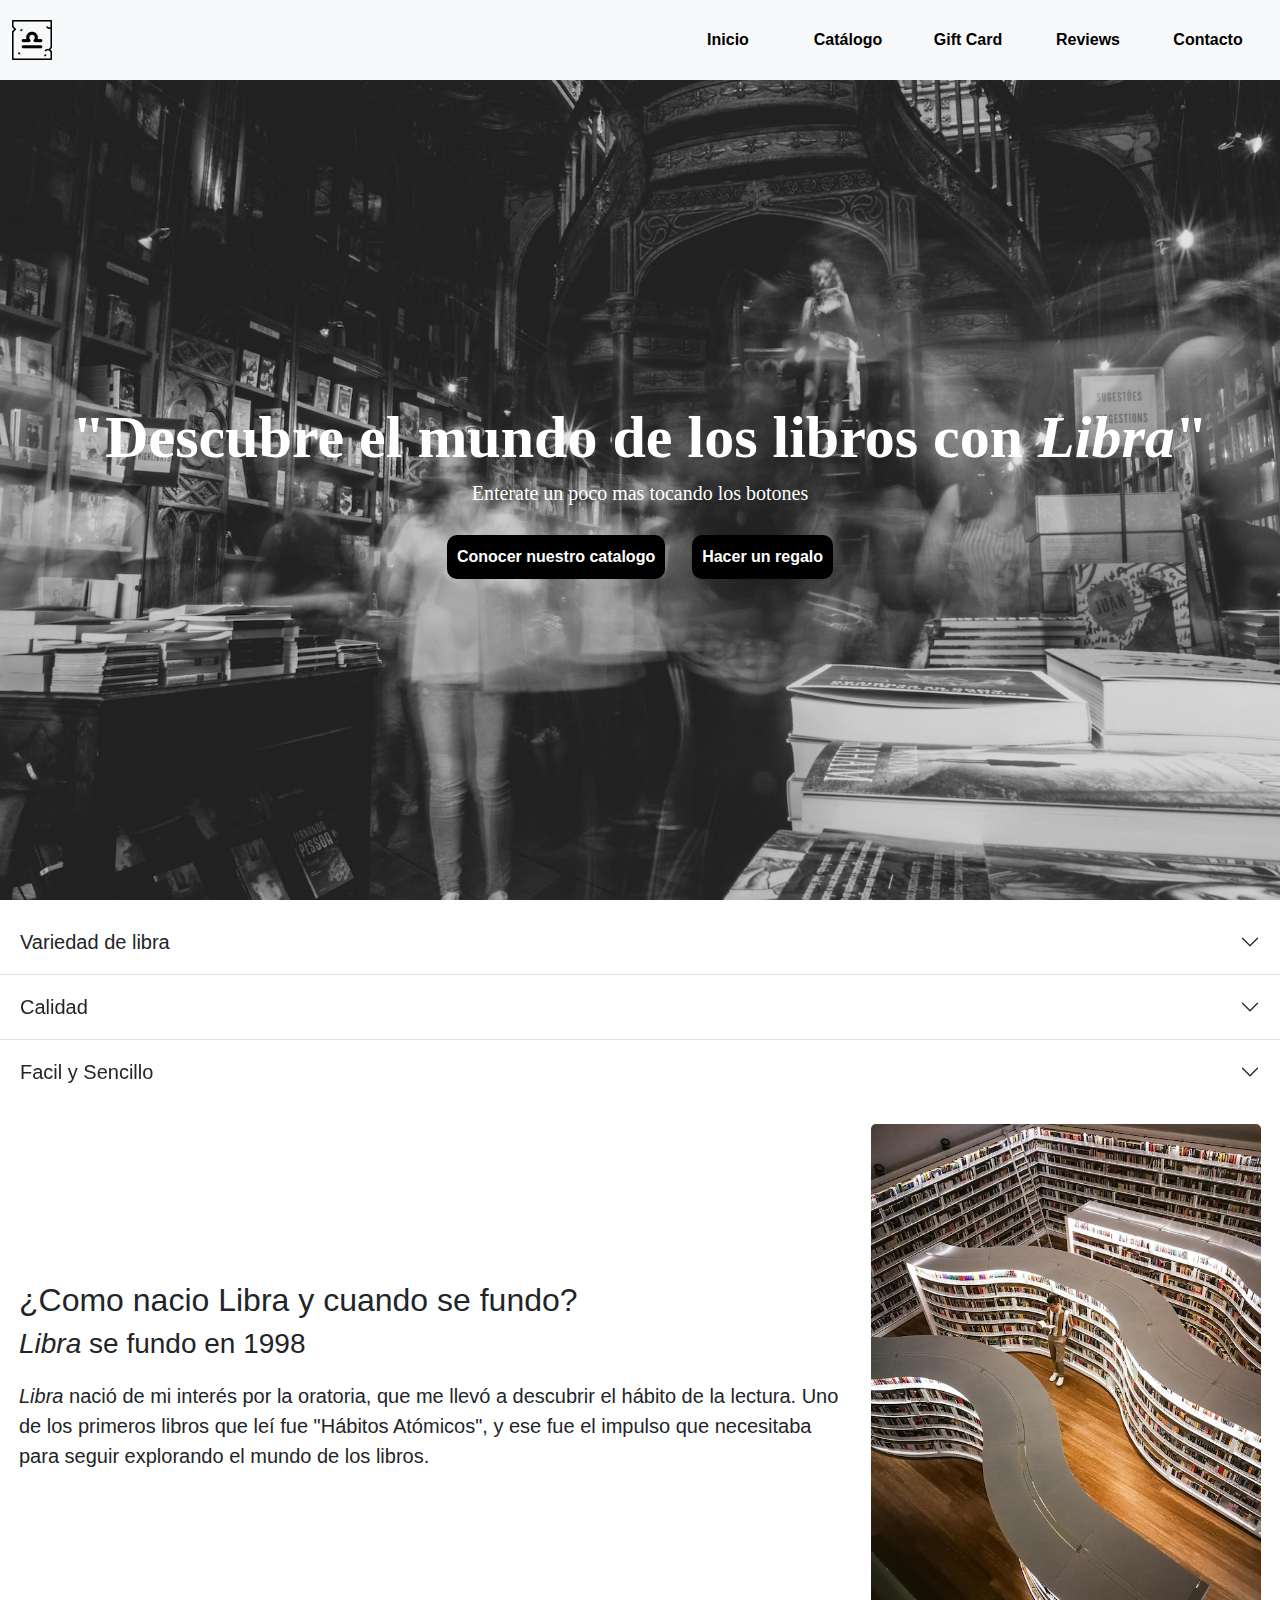
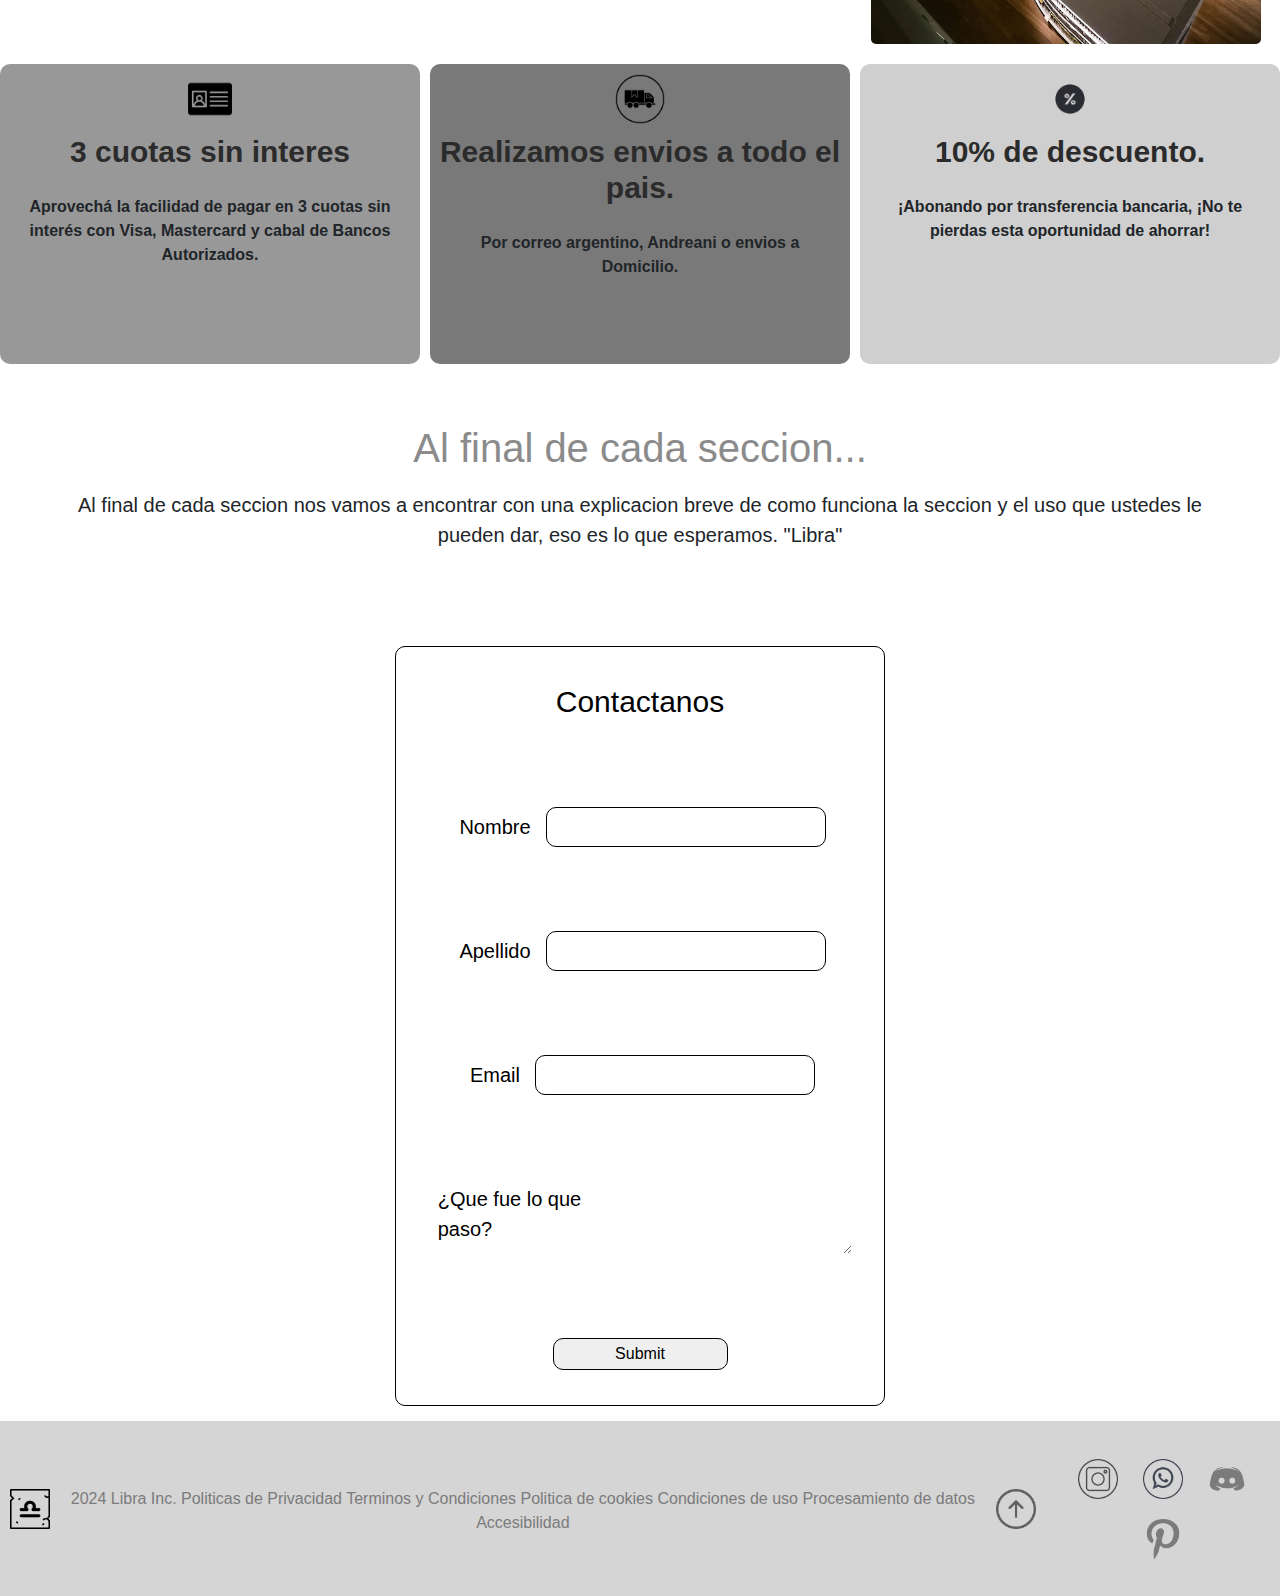
<file: index.html>
<!DOCTYPE html>
<html lang="en">
<head>
    <meta charset="UTF-8">
    <meta name="viewport" content="width=device-width, initial-scale=1.0">
    <link href="https://cdn.jsdelivr.net/npm/bootstrap@5.3.3/dist/css/bootstrap.min.css" rel="stylesheet" integrity="sha384-QWTKZyjpPEjISv5WaRU9OFeRpok6YctnYmDr5pNlyT2bRjXh0JMhjY6hW+ALEwIH" crossorigin="anonymous">
    <!--CSS + SASS + ANIMATED LINKS-->
    <link
    rel="stylesheet"
    href="https://cdnjs.cloudflare.com/ajax/libs/animate.css/4.1.1/animate.min.css"
    />
    <!-- <link rel="stylesheet" href="./css/style.css"> -->
    <link rel="stylesheet" href="./css/estilos.css">
    
    <!--KEYWORDS + DESCRIPTION-->
    <meta name="keywords" content="variedad, calidad, facil, rapido, descuentos, envios, libra, mundo, libros">
    <meta name="description" content="Descubri el mundo de los libros con libra y ademas, adquiri un libro de los top 40 de america latina">

    <!--OPEN GRAPH-->
    <meta property="og:type" content="informational website"> 
    <meta property="og:description" content="Descubri el mundo de los libros con libra y enterarte de descuentos y mas">
    <meta property="og:image" content="file:///C:/Users/usuario/OneDrive/Desktop/libra/img/logo-de-libra-negro.png"> 

    <!--FAVICON-->
    <link rel="shortcut icon" href="./img/favicon.ico" type="image/x-icon">
    <title>Libra | Descubri el mundo de los libros</title>
</head>
<body>
    <header>
        <nav class="navbar navbar-expand-lg bg-body-tertiary sticky-top">
        <div class="container-fluid">
            <a href="./index.html"><img src="./img/logo-de-libra-negro.png" alt="logo libra"></a>
            <button class="navbar-toggler" type="button" data-bs-toggle="offcanvas" data-bs-target="#offcanvasMenu" aria-controls="offcanvasMenu">
                <span class="navbar-toggler-icon"></span>
            </button>
            <div class="collapse navbar-collapse" id="navbarNavDropdown">
            <ul class="navbar-nav ms-auto">
                <li class="nav-item">
                    <a class="nav-link" aria-current="page" href="./index.html">Inicio</a>
                </li>
                <li class="nav-item">
                    <a class="nav-link" href="./pages/catalogo.html">Catálogo</a>
                </li>
                <li class="nav-item">
                    <a class="nav-link" href="./pages/giftcard.html">Gift Card</a>
                </li>
                <li class="nav-item">
                    <a class="nav-link" href="./pages/opiniones-de-expertos.html">Reviews</a>
                </li>
                <li class="nav-item">
                    <a class="nav-link" href="./pages/contacto.html">Contacto</a>
                </li>
            </ul>
            </div>
        </div>
        </nav>
        <div class="offcanvas offcanvas-start" tabindex="-1" id="offcanvasMenu" aria-labelledby="offcanvasMenuLabel">
        <div class="offcanvas-header">
            <h5 class="offcanvas-title" id="offcanvasMenuLabel">Menú</h5>
            <button type="button" class="btn-close" data-bs-dismiss="offcanvas" aria-label="Cerrar"></button>
        </div>
        <div class="offcanvas-body">
            <ul class="list-unstyled">
                <li><a class="nav-link" aria-current="page" href="./index.html">Inicio</a></li>
                <li><a class="nav-link " href="./pages/catalogo.html">Catálogo</a></li>
                <li><a class="nav-link " href="./pages/giftcard.html">Gift Card</a></li>
                <li><a class="nav-link" href="./pages/opiniones-de-expertos.html">Reviews</a></li>
                <li><a class="nav-link" href="./pages/contacto.html">Contacto</a></li>
            </ul>
        </div>
        </div>
    </header>
    <main>
        <section class="mundo">
            <div>
                <h1>
                    "Descubre el mundo de los libros con <i>Libra</i>"
                </h1>
                <h2>
                    Enterate un poco mas tocando los botones
                </h2>
                <a  href="./pages/catalogo.html">Conocer nuestro catalogo</a>
                <a  href="./pages/giftcard.html">Hacer un regalo</a>
            </div>
        </section>
        <section>
            <div class="accordion accordion-flush" id="accordionFlushExample">
                <div class="accordion-item">
                    <h2 class="accordion-header">
                    <button class="accordion-button collapsed" type="button" data-bs-toggle="collapse" data-bs-target="#flush-collapseOne" aria-expanded="false" aria-controls="flush-collapseOne">
                    Variedad de libra
                    </button>
                    </h2>
                <div id="flush-collapseOne" class="accordion-collapse collapse" data-bs-parent="#accordionFlushExample">
                    <div class="accordion-body">
                        <img class="imagen" src="./img/variedad.png" alt="variedad de libros">
                    <p>
                        Explora nuestra amplia variedad de títulos para todos los gustos y edades. Siempre encontrarás algo que te inspire y quieras comprar mas, te encontraras con ofertas y muchos mas!
                    </p>
                </div>
                </div>
                </div>
                <div class="accordion-item">
                    <h2 class="accordion-header">
                    <button class="accordion-button collapsed" type="button" data-bs-toggle="collapse" data-bs-target="#flush-collapseTwo" aria-expanded="false" aria-controls="flush-collapseTwo">
                    Calidad
                    </button>
                    </h2>
                <div id="flush-collapseTwo" class="accordion-collapse collapse" data-bs-parent="#accordionFlushExample">
                    <div class="accordion-body">
                        <img class="imagen" src="./img/calidad.png" alt="calidad de los libros">
                    <p>
                        Nuestros libros son cuidadosamente seleccionados para ofrecerte solo lo mejor en calidad y contenido, veras porque nosotros hacemos la diferencia en el mundo de los libros.
                    </p>
                </div>
                </div>
                </div>
                <div class="accordion-item">
                    <h2 class="accordion-header">
                    <button class="accordion-button collapsed" type="button" data-bs-toggle="collapse" data-bs-target="#flush-collapseThree" aria-expanded="false" aria-controls="flush-collapseThree">
                    Facil y Sencillo
                    </button>
                    </h2>
                <div id="flush-collapseThree" class="accordion-collapse collapse" data-bs-parent="#accordionFlushExample">
                    <div class="accordion-body">
                        <img class="imagen" src="./img/facil -rapido.png" alt="chasquido">
                    <p>
                        Compra tus libros favoritos de forma rápida y sencilla, con solo unos clics. te llega maximo en 7 dias, no se que estas esperando para comprarnos ¡Fácil, rápido y seguro!
                    </p>
                    </div>
                </div>
                </div>
            </div>
        </section>
        <section class="nacimiento-libra">
            <div>
                <h2 class="animate__animated animate__backInLeft animate__delay-2s">¿Como nacio Libra y cuando se fundo?</h2>
                <h3>
                    <i>Libra</i> se fundo en 1998
                </h3>
                <p>
                    <i>Libra</i> nació de mi interés por la oratoria, que me llevó a descubrir el hábito de la lectura. Uno de los primeros libros que leí fue "Hábitos Atómicos", y ese fue el impulso que necesitaba para seguir explorando el mundo de los libros.
                </p>
            </div>
            <img class ="animate__animated animate__backInRight animate__delay-2s" src="./img/como-nacio-libra.png" alt="escaleras y libros">
        </section>
        <section  class="oferta">
                <div class="targeta">
                    <img src="./img/targeta.png" alt="diamante-verde">
                    <h3>
                        3 cuotas sin interes
                    </h3>
                    <p>
                        Aprovechá la facilidad de pagar en 3 cuotas sin interés con Visa, Mastercard y cabal de Bancos Autorizados.
                    </p>
                </div>
                <div class="envio">
                    <img src="./img/envios.png" alt="corazon">
                    <h3>
                        Realizamos envios a todo el pais.
                    </h3>
                    <p>
                        Por correo argentino, Andreani o envios a Domicilio.
                    </p>
                </div>
                <div class="etiqueta">
                    <img src="./img/descuento.png" alt="diamante-violeta">
                    <h3>
                        10% de descuento.
                    </h3>
                    <p>
                        ¡Abonando por transferencia bancaria, ¡No te pierdas esta oportunidad de ahorrar!
                    </p>
                </div>
        </section>
        <section class="porque">
            <div>
                <h1 class="animate__animated animate__backInRight animate__delay-3s">
                    Al final de cada seccion...
                </h1>
                <p>
                    Al final de cada seccion nos vamos a encontrar con una explicacion breve de como funciona la seccion y el uso que ustedes le pueden dar, eso es lo que esperamos. "Libra"
                </p>
            </div>
        </section>
    </main>
    <footer>
        <form action="" class="contactanos">
            <div>
                <h3>Contactanos</h3>
            </div>
            <div>
                <label for="">Nombre</label>
                <input type="text" required>
            </div>
            <div>
                <label for="">Apellido</label>
                <input type="text" required>
            </div>
            <div>
                <label for="">Email</label>
                <input type="email" required>
            </div>
            <div>
                <label for="">¿Que fue lo que paso?</label>
                <textarea name="" id=""></textarea>
            </div>
            <div class="submit-reset">
                <input type="submit">
            </div>
        </form>
        <section class="footer">
            <div>
                <img src="./img/logo-de-libra-negro.png" alt="logo libra">
            </div>
            <div>
                <p>
                    2024 Libra Inc. 
                    Politicas de Privacidad
                    Terminos y Condiciones
                    Politica de cookies
                    Condiciones de uso 
                    Procesamiento de datos
                    Accesibilidad
                </p>
            </div>
            <div>
                <a href="./index.html">
                    <img src="./img/flecha.png" alt="ir al inicio">
                </a>
            </div>
            <div>
                <a href="https://www.instagram.com/" target="_blank"><img src="./img/instagram.png" alt="instagram"></a>
                <a href="https://web.whatsapp.com/" target="_blank"><img src="./img/whatsapp.png" alt="whatsapp"></a>
                <a href="https://discord.com/" target="_blank"><img src="./img/discord.png" alt="discord"></a>
                <a href="https://ar.pinterest.com/" target="_blank"><img src="./img/pinterest.png" alt="pinterest"></a>
            </div>
        </section>
    </footer>
    <script src="https://cdn.jsdelivr.net/npm/bootstrap@5.3.3/dist/js/bootstrap.bundle.min.js" integrity="sha384-YvpcrYf0tY3lHB60NNkmXc5s9fDVZLESaAA55NDzOxhy9GkcIdslK1eN7N6jIeHz" crossorigin="anonymous"></script>
</body>
</html>
</file>
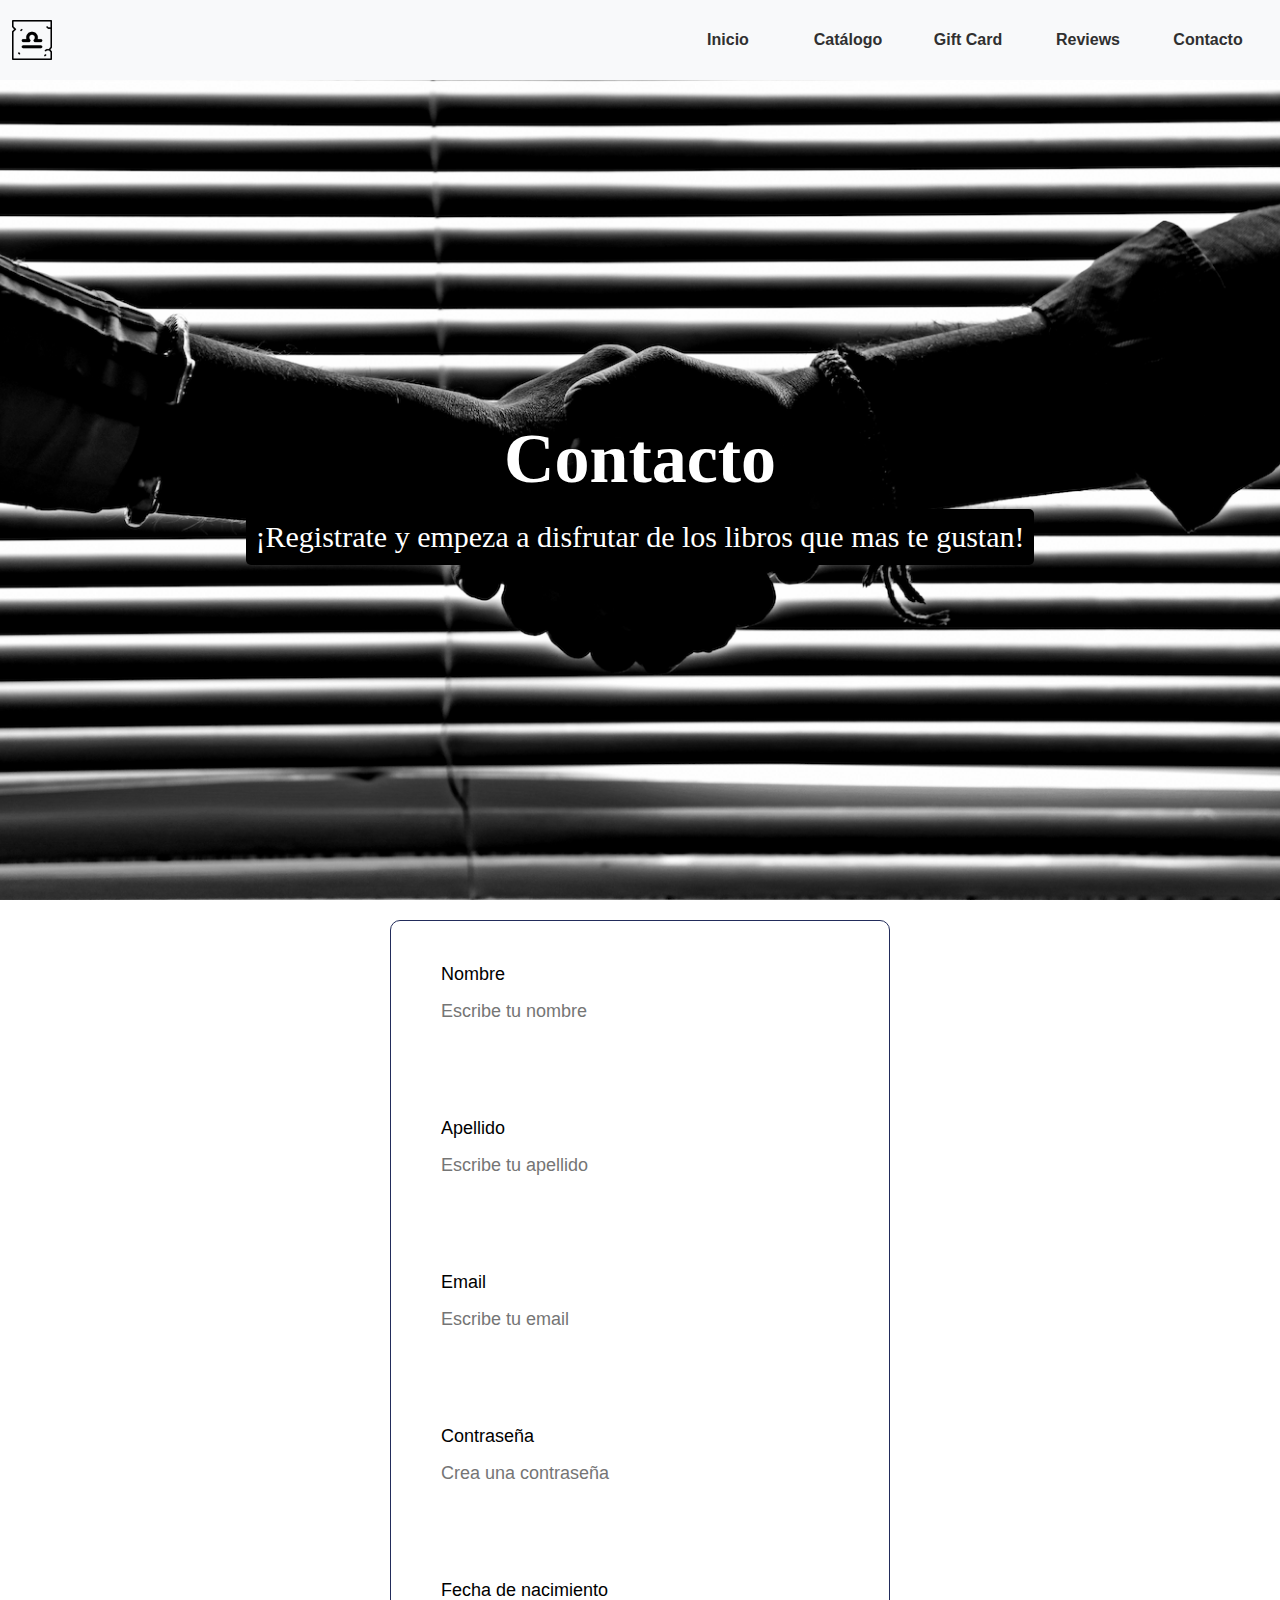
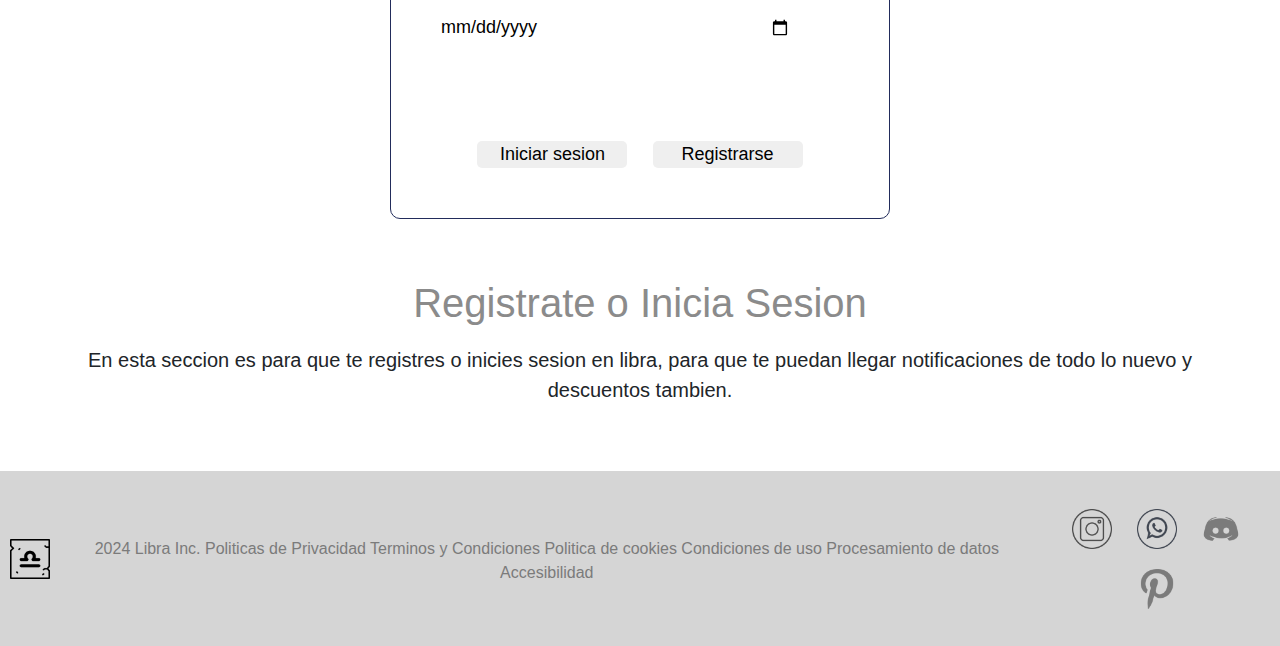
<file: pages/contacto.html>
<!DOCTYPE html>
<html lang="en">
<head>
    <meta charset="UTF-8">
    <meta name="viewport" content="width=device-width, initial-scale=1.0">
    <link href="https://cdn.jsdelivr.net/npm/bootstrap@5.3.3/dist/css/bootstrap.min.css" rel="stylesheet" integrity="sha384-QWTKZyjpPEjISv5WaRU9OFeRpok6YctnYmDr5pNlyT2bRjXh0JMhjY6hW+ALEwIH" crossorigin="anonymous">
    <!--CSS + SASS + ANIMATED LINKS-->
    <link
    rel="stylesheet"
    href="https://cdnjs.cloudflare.com/ajax/libs/animate.css/4.1.1/animate.min.css"
    />
    <link rel="stylesheet" href="../css/style.css">
    <!-- <link rel="stylesheet" href="../css/estilos.css"> -->
    
    <!--KEYWORDS + DESCRIPTION-->
    <meta name="keywords" content="registrate, iniciar, sesion, disfrutar, empezar">

    <!--OPEN GRAPH-->
    <meta property="og:type" content="informational website"> 
    <meta property="og:description" content="Registrate y ligate a esta hermosa comunidad de los libros con libra">
    <meta property="og:image" content="file:///C:/Users/usuario/OneDrive/Desktop/libra/img/logo-de-libra-negro.png"> 

    <!--FAVICON-->
    <link rel="shortcut icon" href="../img/favicon.ico" type="image/x-icon">
    <title>Registrate en Libra</title>
</head>
<body>
    <header>
        <nav class="navbar navbar-expand-lg bg-body-tertiary sticky-top">
        <div class="container-fluid">
            <a href="../index.html"><img src="../img/logo-de-libra-negro.png" alt="logo libra"></a>
            <button class="navbar-toggler" type="button" data-bs-toggle="offcanvas" data-bs-target="#offcanvasMenu" aria-controls="offcanvasMenu">
                <span class="navbar-toggler-icon"></span>
            </button>
            <div class="collapse navbar-collapse" id="navbarNavDropdown">
            <ul class="navbar-nav ms-auto">
                <li class="nav-item">
                    <a class="nav-link" aria-current="page" href="../index.html">Inicio</a>
                </li>
                <li class="nav-item">
                    <a class="nav-link" href="./catalogo.html">Catálogo</a>
                </li>
                <li class="nav-item">
                    <a class="nav-link" href="./giftcard.html">Gift Card</a>
                </li>
                <li class="nav-item">
                    <a class="nav-link" href="./opiniones-de-expertos.html">Reviews</a>
                </li>
                <li class="nav-item">
                    <a class="nav-link" href="./contacto.html">Contacto</a>
                </li>
            </ul>
            </div>
        </div>
        </nav>
        <div class="offcanvas offcanvas-start" tabindex="-1" id="offcanvasMenu" aria-labelledby="offcanvasMenuLabel">
        <div class="offcanvas-header">
            <h5 class="offcanvas-title" id="offcanvasMenuLabel">Menú</h5>
            <button type="button" class="btn-close" data-bs-dismiss="offcanvas" aria-label="Cerrar"></button>
        </div>
        <div class="offcanvas-body">
            <ul class="list-unstyled">
                <li><a class="nav-link" aria-current="page" href="./index.html">Inicio</a></li>
                <li><a class="nav-link " href="./catalogo.html">Catálogo</a></li>
                <li><a class="nav-link " href="./giftcard.html">Gift Card</a></li>
                <li><a class="nav-link" href="./opiniones-de-expertos.html">Reviews</a></li>
                <li><a class="nav-link" href="./contacto.html">Contacto</a></li>
            </ul>
        </div>
        </div>
    </header>
    <main>
        <section class="titulo-formulario">
            <div>
                <h1>Contacto</h1>
                <h2 class="animate__animated animate__zoomIn">¡Registrate y empeza a disfrutar de los libros que mas te gustan!</h2>
            </div>
        </section>
        <form action="" class="formulario">
            <div>
                <label for="">Nombre</label>
                <input type="text" placeholder="Escribe tu nombre" required>
            </div>
            <div>
                <label for="">Apellido</label>
                <input type="text" placeholder="Escribe tu apellido" required>
            </div>
            <div>
                <label for="">Email</label>
                <input type="email" placeholder="Escribe tu email" required>
            </div>
            <div>
                <label for="">Contraseña</label>
                <input type="password" placeholder="Crea una contraseña" required>
            </div>
            <div>
                <label for="">Fecha de nacimiento</label>
                <input type="date">
            </div>
            <div class="enviar-resetear">
                <input type="submit" value="Iniciar sesion">
                <input type="reset" value="Registrarse">
            </div>
        </form>
        <section class="porque-contacto">
            <div>
                <h1 class="animate__animated animate__backInRight animate__delay-3s">
                    Registrate o Inicia Sesion
                </h1>
                <p>
                    En esta seccion es para que te registres o inicies sesion en libra, para que te puedan llegar notificaciones de todo lo nuevo y descuentos tambien.
                </p>
            </div>
        </section>
    </main>
    <footer>
        <section class="footer">
            <div>
                <img src="../img/logo-de-libra-negro.png" alt="logo libra">
            </div>
            <div>
                <p>
                    2024 Libra Inc. 
                    Politicas de Privacidad
                    Terminos y Condiciones
                    Politica de cookies
                    Condiciones de uso 
                    Procesamiento de datos
                    Accesibilidad
                </p>
            </div>
            <div>
                <a href="https://www.instagram.com/" target="_blank"><img src="../img/instagram.png" alt="instagram"></a>
                <a href="https://web.whatsapp.com/" target="_blank"><img src="../img/whatsapp.png" alt="whatsapp"></a>
                <a href="https://discord.com/" target="_blank"><img src="../img/discord.png" alt="discord"></a>
                <a href="https://ar.pinterest.com/" target="_blank"><img src="../img/pinterest.png" alt="pinterest"></a>
            </div>
        </section>
    </footer>
    <script src="https://cdn.jsdelivr.net/npm/bootstrap@5.3.3/dist/js/bootstrap.bundle.min.js" integrity="sha384-YvpcrYf0tY3lHB60NNkmXc5s9fDVZLESaAA55NDzOxhy9GkcIdslK1eN7N6jIeHz" crossorigin="anonymous"></script>
</body>
</html>
</file>
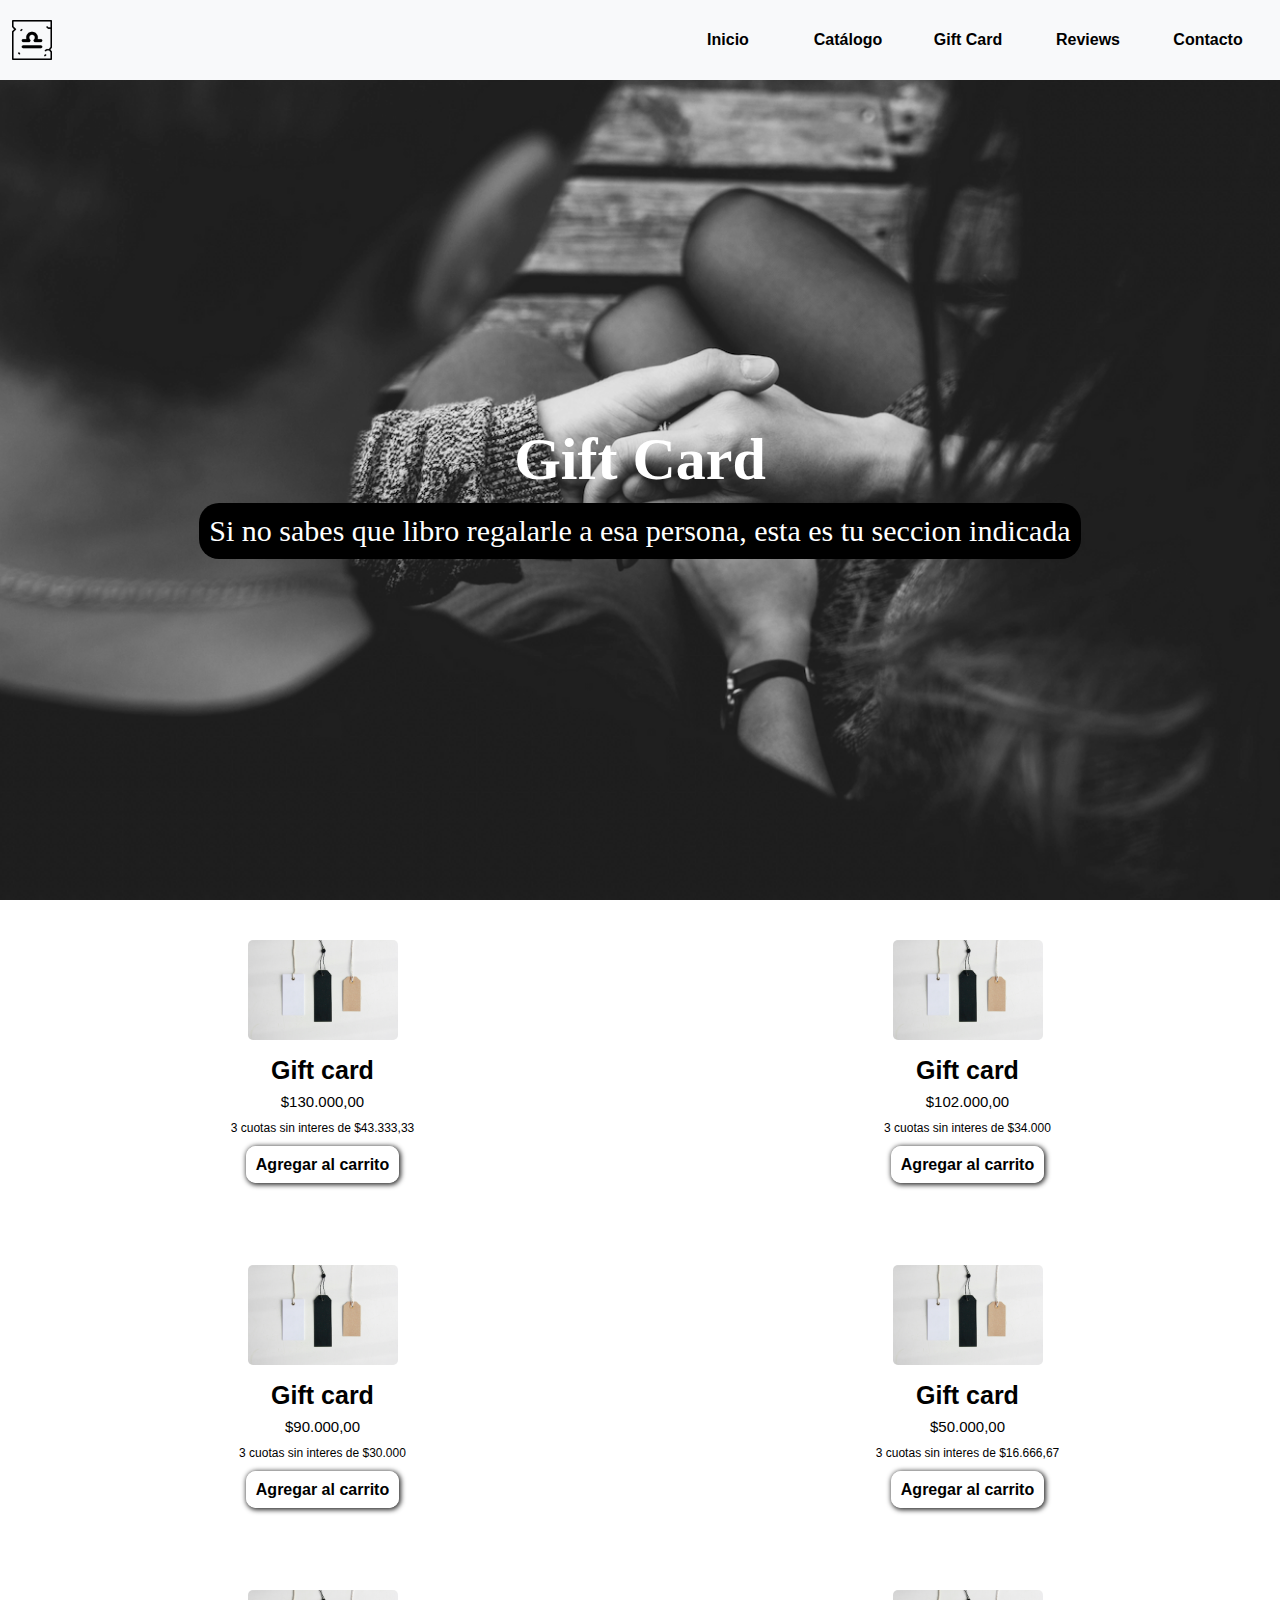
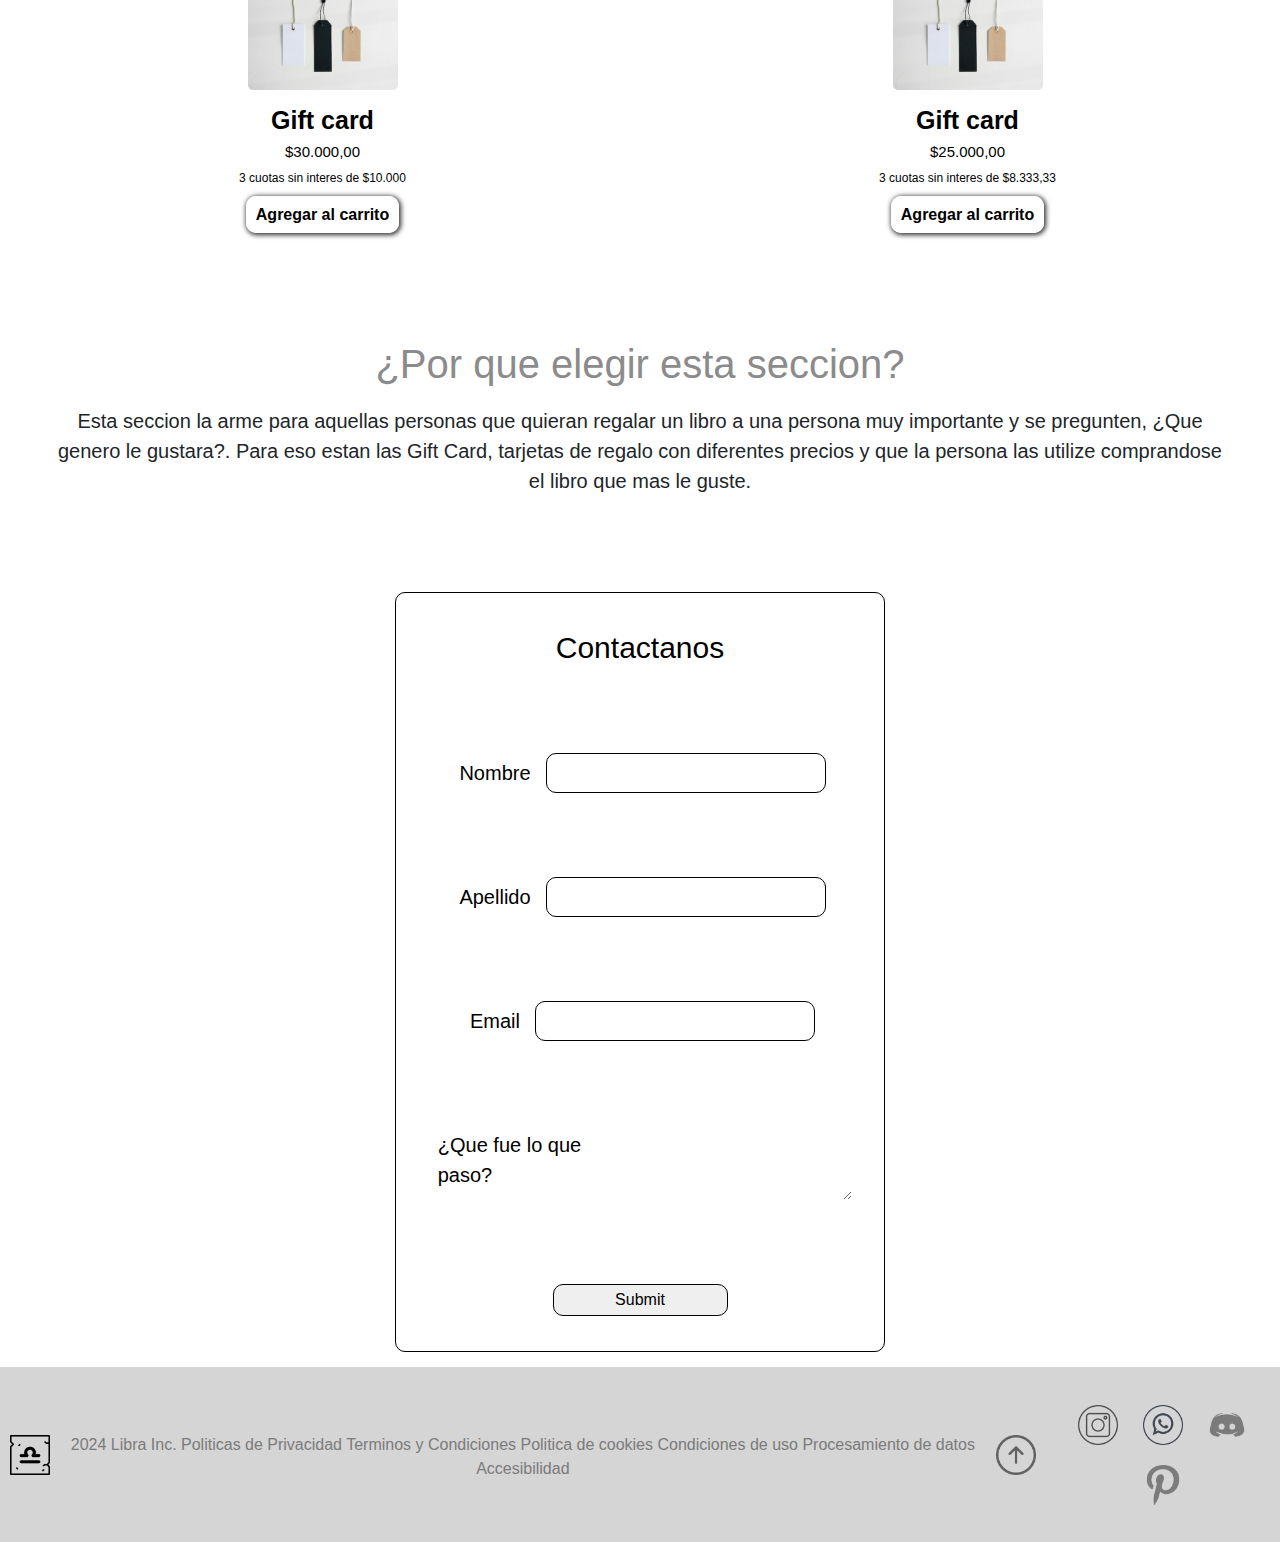
<file: pages/giftcard.html>
<!DOCTYPE html>
<html lang="en">
<head>
    <meta charset="UTF-8">
    <meta name="viewport" content="width=device-width, initial-scale=1.0">
    <link href="https://cdn.jsdelivr.net/npm/bootstrap@5.3.3/dist/css/bootstrap.min.css" rel="stylesheet" integrity="sha384-QWTKZyjpPEjISv5WaRU9OFeRpok6YctnYmDr5pNlyT2bRjXh0JMhjY6hW+ALEwIH" crossorigin="anonymous">
    <!--CSS + SASS + ANIMATED LINKS-->
    <link
    rel="stylesheet"
    href="https://cdnjs.cloudflare.com/ajax/libs/animate.css/4.1.1/animate.min.css"
    />
    <!-- <link rel="stylesheet" href="../css/style.css"> -->
    <link rel="stylesheet" href="../css/estilos.css">

    <!--KEYWORDS-->
    <meta name="keywords" content="regalo, cuotas, persona, amor, precios, variedad, facil">

    <!--OPEN GRAPH-->
    <meta property="og:type" content="informational website"> 
    <meta property="og:description" content="Esta es tu seccion indicada para regalarle a esa persona una targeta de regalo unica y mas, si es de libra">
    <meta property="og:image" content="file:///C:/Users/usuario/OneDrive/Desktop/libra/img/logo-de-libra-negro.png">
    
    <!--FAVICON-->
    <link rel="shortcut icon" href="../img/favicon.ico" type="image/x-icon">
    <title>Tarjetas de Regalo</title>
</head>
<body>
    <header>
        <nav class="navbar navbar-expand-lg bg-body-tertiary sticky-top">
        <div class="container-fluid">
            <a href="../index.html"><img src="../img/logo-de-libra-negro.png" alt="logo libra"></a>
            <button class="navbar-toggler" type="button" data-bs-toggle="offcanvas" data-bs-target="#offcanvasMenu" aria-controls="offcanvasMenu">
                <span class="navbar-toggler-icon"></span>
            </button>
            <div class="collapse navbar-collapse" id="navbarNavDropdown">
            <ul class="navbar-nav ms-auto">
                <li class="nav-item">
                    <a class="nav-link" aria-current="page" href="../index.html">Inicio</a>
                </li>
                <li class="nav-item">
                    <a class="nav-link" href="./catalogo.html">Catálogo</a>
                </li>
                <li class="nav-item">
                    <a class="nav-link" href="./giftcard.html">Gift Card</a>
                </li>
                <li class="nav-item">
                    <a class="nav-link" href="./opiniones-de-expertos.html">Reviews</a>
                </li>
                <li class="nav-item">
                    <a class="nav-link" href="./contacto.html">Contacto</a>
                </li>
            </ul>
            </div>
        </div>
        </nav>
        <div class="offcanvas offcanvas-start" tabindex="-1" id="offcanvasMenu" aria-labelledby="offcanvasMenuLabel">
        <div class="offcanvas-header">
            <h5 class="offcanvas-title" id="offcanvasMenuLabel">Menú</h5>
            <button type="button" class="btn-close" data-bs-dismiss="offcanvas" aria-label="Cerrar"></button>
        </div>
        <div class="offcanvas-body">
            <ul class="list-unstyled">
                <li><a class="nav-link" aria-current="page" href="../index.html">Inicio</a></li>
                <li><a class="nav-link " href="./catalogo.html">Catálogo</a></li>
                <li><a class="nav-link " href="./giftcard.html">Gift Card</a></li>
                <li><a class="nav-link" href="./opiniones-de-expertos.html">Reviews</a></li>
                <li><a class="nav-link" href="./contacto.html">Contacto</a></li>
            </ul>
        </div>
        </div>
    </header>
    <main>
        <section class="titulo-giftcard">
            <div class="titulo-principal">
                <h1>Gift Card</h1>
                <h2 class="animate__animated animate__backInUp">Si no sabes que libro regalarle a esa persona, esta es tu seccion indicada</h2>
            </div>
        </section>
        <section class="giftcard">
            <div class="gift-1">
                <img src="../img/gift-card.png" alt="Targeta de regalo">
                <h3>Gift card</h3>
                <h4>$130.000,00</h4>
                <p>3 cuotas sin interes de $43.333,33</p>
                <a href="">Agregar al carrito</a>
            </div>
            <div class="gift-2">
                <img src="../img/gift-card.png" alt="Targeta de regalo">
                <h3>Gift card</h3>
                <h4>$102.000,00</h4>
                <p>3 cuotas sin interes de $34.000</p>
                <a href="">Agregar al carrito</a>
            </div>
            <div class="gift-3">
                <img src="../img/gift-card.png" alt="Targeta de regalo">
                <h3>Gift card</h3>
                <h4>$90.000,00</h4>
                <p>3 cuotas sin interes de $30.000</p>
                <a href="">Agregar al carrito</a>
            </div>
            <div class="gift-4">
                <img src="../img/gift-card.png" alt="Targeta de regalo">
                <h3>Gift card</h3>
                <h4>$50.000,00</h4>
                <p>3 cuotas sin interes de $16.666,67</p>
                <a href="">Agregar al carrito</a>
            </div>
            <div class="gift-5">
                <img src="../img/gift-card.png" alt="Targeta de regalo">
                <h3>Gift card</h3>
                <h4>$30.000,00</h4>
                <p>3 cuotas sin interes de $10.000</p>
                <a href="">Agregar al carrito</a>
            </div>
            <div class="gift-6">
                <img src="../img/gift-card.png" alt="Targeta de regalo">
                <h3>Gift card</h3>
                <h4>$25.000,00</h4>
                <p>3 cuotas sin interes de $8.333,33</p>
                <a href="">Agregar al carrito</a>
            </div>
        </section>
        <section class="porque-giftcard">
            <div>
                <h1 class="animate__animated animate__backInRight animate__delay-3s">¿Por que elegir esta seccion?</h1>
                <p>
                    Esta seccion la arme para aquellas personas que quieran regalar un libro a una persona muy importante y se pregunten, ¿Que genero le gustara?.
                Para eso estan las Gift Card, tarjetas de regalo con diferentes precios y que la persona las utilize comprandose el libro que mas le guste.
                </p>
            </div>
        </section>
    </main>
    <footer>
        <form action="" class="contactanos">
            <div>
                <h3>Contactanos</h3>
            </div>
            <div>
                <label for="">Nombre</label>
                <input type="text" required>
            </div>
            <div>
                <label for="">Apellido</label>
                <input type="text" required>
            </div>
            <div>
                <label for="">Email</label>
                <input type="email" required>
            </div>
            <div>
                <label for="">¿Que fue lo que paso?</label>
                <textarea name="" id=""></textarea>
            </div>
            <div class="submit-reset">
                <input type="submit">
            </div>
        </form>
        <section class="footer">
            <div class="logolibra">
                <img src="../img/logo-de-libra-negro.png" alt="logo libra">
            </div>
            <div>
                <p>
                    2024 Libra Inc. 
                    Politicas de Privacidad
                    Terminos y Condiciones
                    Politica de cookies
                    Condiciones de uso 
                    Procesamiento de datos
                    Accesibilidad
                </p>
            </div>
            <div>
                <a href="">
                    <img src="../img/flecha.png" alt="ir al inicio">
                </a>
            </div>
            <div class="redes">
                <a href="https://www.instagram.com/" target="_blank"><img src="../img/instagram.png" alt="instagram"></a>
                <a href="https://web.whatsapp.com/" target="_blank"><img src="../img/whatsapp.png" alt="whatsapp"></a>
                <a href="https://discord.com/" target="_blank"><img src="../img/discord.png" alt="discord"></a>
                <a href="https://ar.pinterest.com/" target="_blank"><img src="../img/pinterest.png" alt="pinterest"></a>
            </div>
        </section>
    </footer>
    <script src="https://cdn.jsdelivr.net/npm/bootstrap@5.3.3/dist/js/bootstrap.bundle.min.js" integrity="sha384-YvpcrYf0tY3lHB60NNkmXc5s9fDVZLESaAA55NDzOxhy9GkcIdslK1eN7N6jIeHz" crossorigin="anonymous"></script>
</body>
</html>
</file>
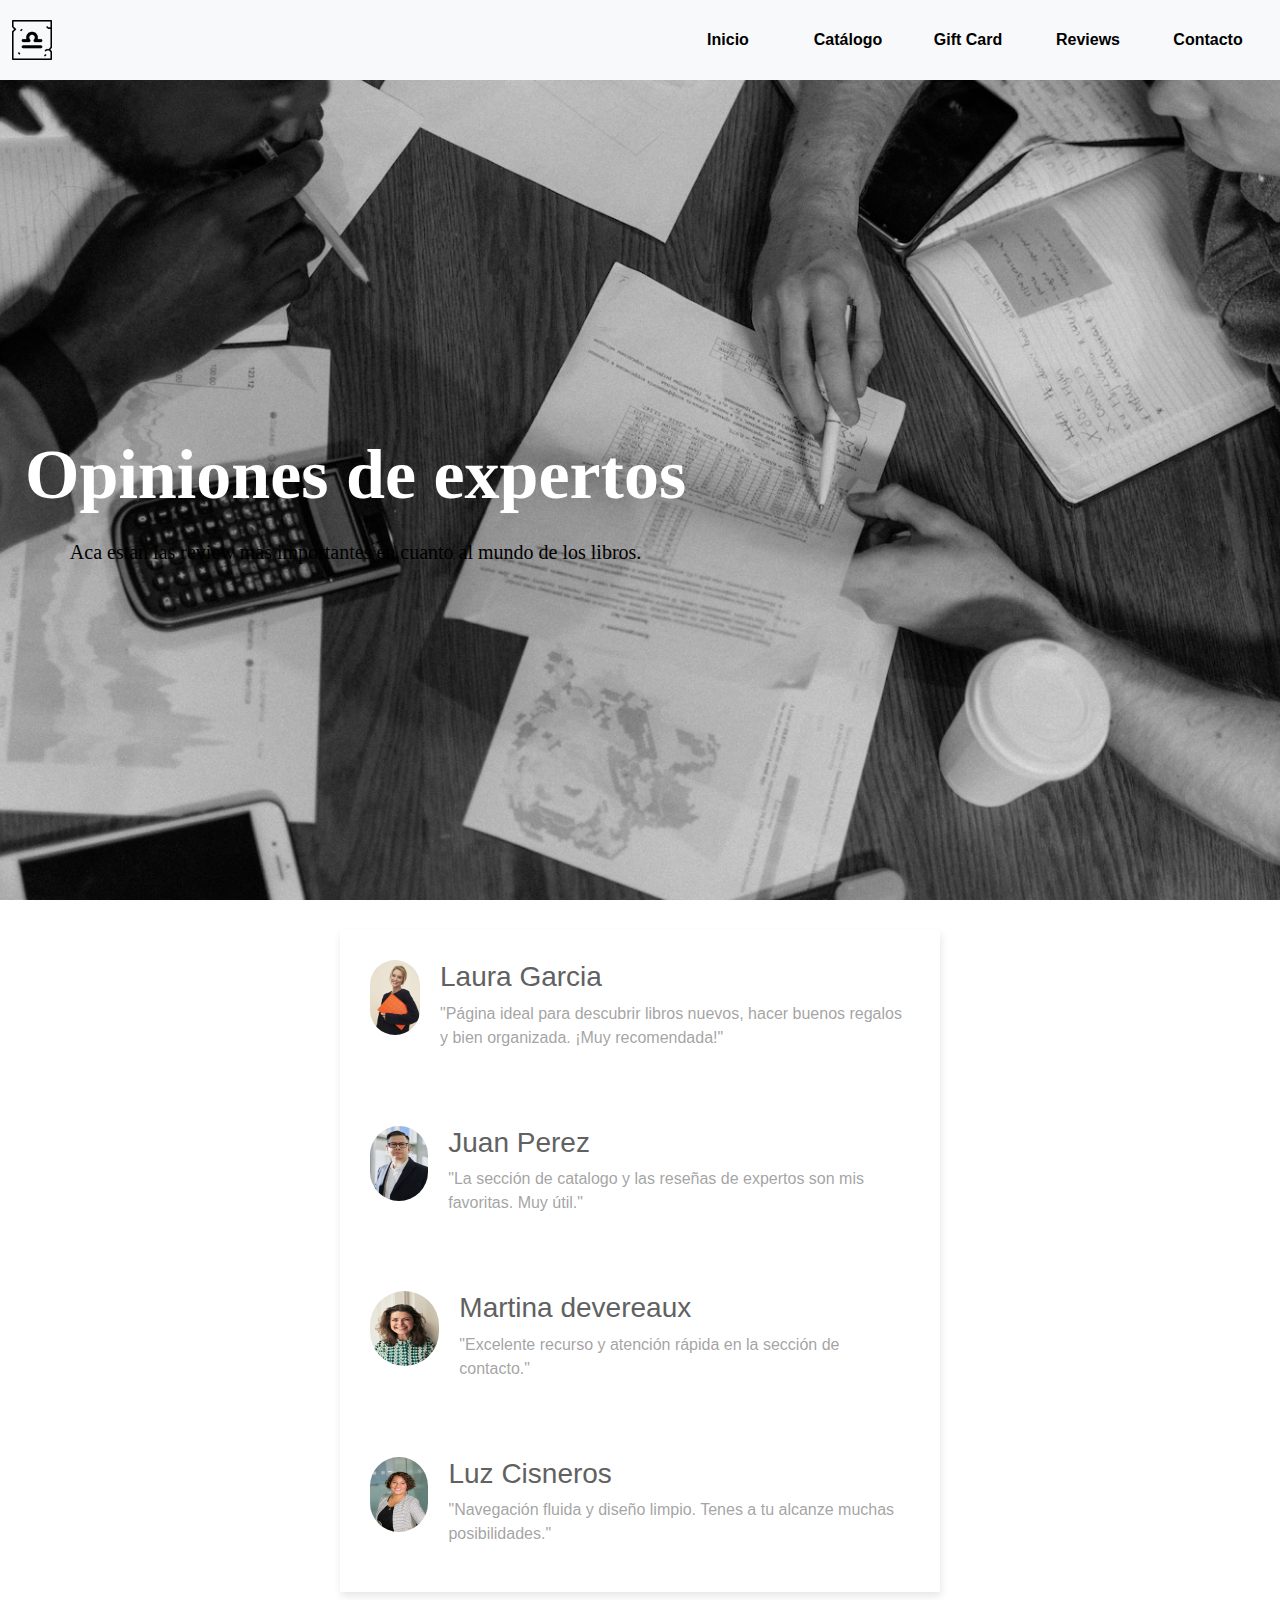
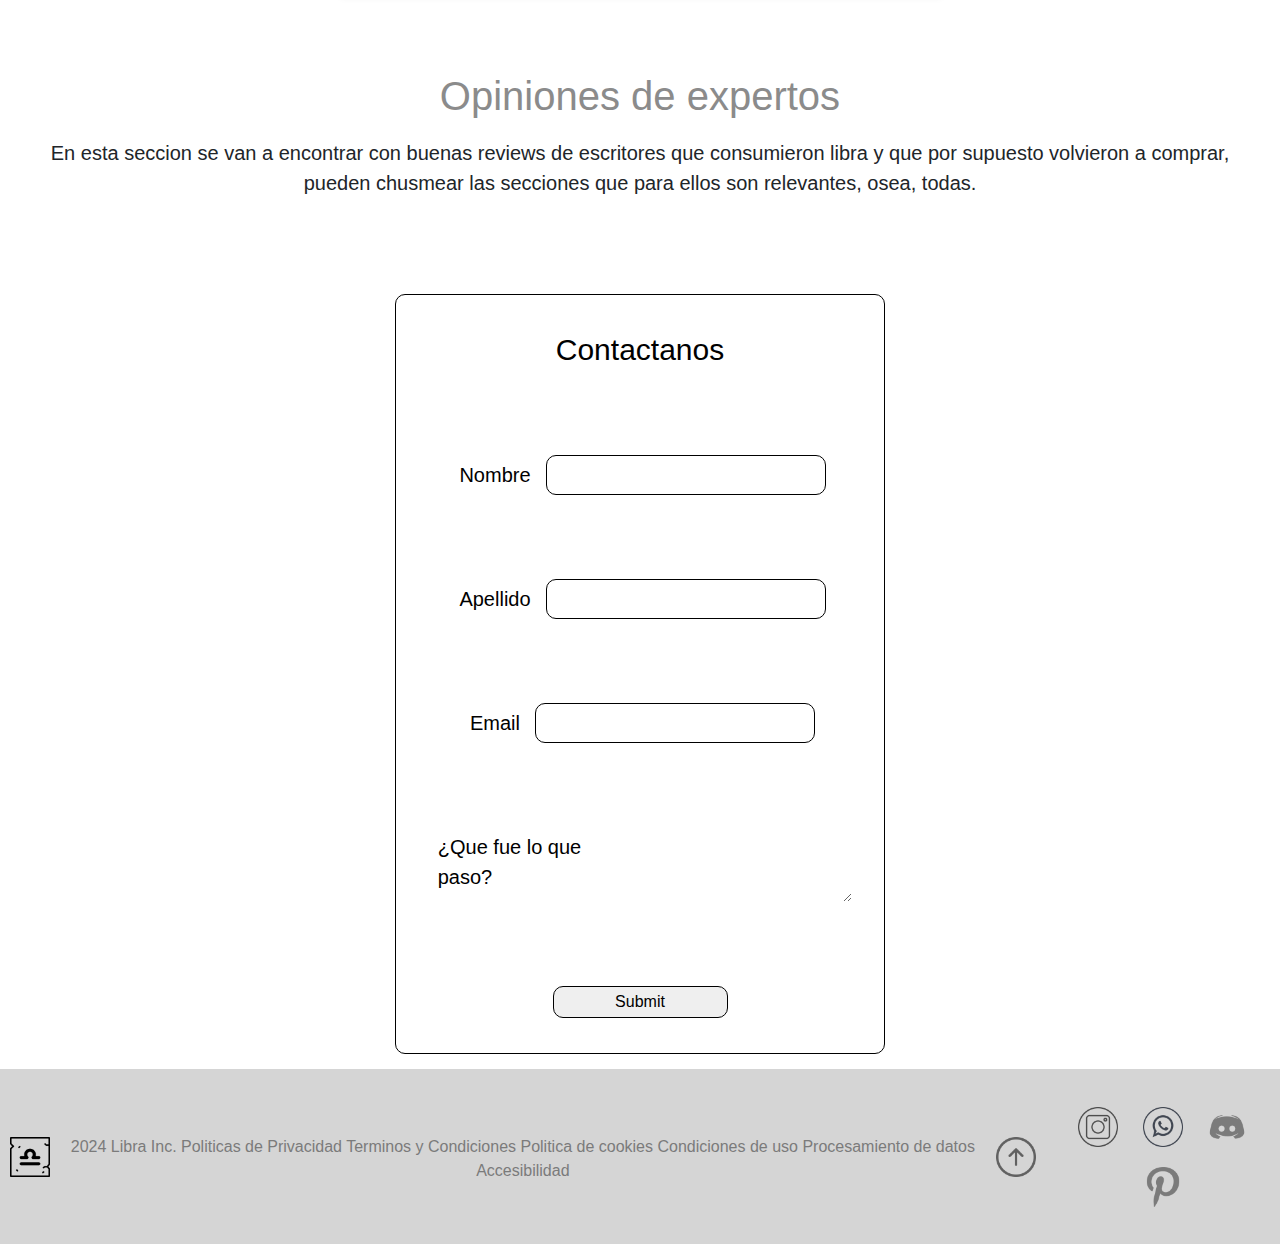
<file: pages/opiniones-de-expertos.html>
<!DOCTYPE html>
<html lang="en">
<head>
    <meta charset="UTF-8">
    <meta name="viewport" content="width=device-width, initial-scale=1.0">
    <link href="https://cdn.jsdelivr.net/npm/bootstrap@5.3.3/dist/css/bootstrap.min.css" rel="stylesheet" integrity="sha384-QWTKZyjpPEjISv5WaRU9OFeRpok6YctnYmDr5pNlyT2bRjXh0JMhjY6hW+ALEwIH" crossorigin="anonymous">
    <!--CSS + SASS + ANIMATED LINKS -->
    <link
    rel="stylesheet"
    href="https://cdnjs.cloudflare.com/ajax/libs/animate.css/4.1.1/animate.min.css"
    />
    <!-- <link rel="stylesheet" href="../css/style.css"> -->
    <link rel="stylesheet" href="../css/estilos.css">

    <!--KEYWORDS-->
    <meta name="keywords" content="opiniones, expertos, satisfechos, buena, impresion, comentario, confiable, recomendacion">

    <!--OPEN GRAPH-->
    <meta property="og:type" content="informational website"> 
    <meta property="og:description" content="Dejate llevar por los buenos comentarios de estos excelentes escritores">
    <meta property="og:image" content="file:///C:/Users/usuario/OneDrive/Desktop/libra/img/logo-de-libra-negro.png"> 

    <!--FAVICON-->
    <link rel="shortcut icon" href="../img/favicon.ico" type="image/x-icon">
    <title>Opiniones exitosas de escritores</title>
</head>
<body>
    <header>
        <nav class="navbar navbar-expand-lg bg-body-tertiary sticky-top">
        <div class="container-fluid">
            <a href="../index.html"><img src="../img/logo-de-libra-negro.png" alt="logo libra"></a>
            <button class="navbar-toggler" type="button" data-bs-toggle="offcanvas" data-bs-target="#offcanvasMenu" aria-controls="offcanvasMenu">
                <span class="navbar-toggler-icon"></span>
            </button>
            <div class="collapse navbar-collapse" id="navbarNavDropdown">
            <ul class="navbar-nav ms-auto">
                <li class="nav-item">
                    <a class="nav-link" aria-current="page" href="../index.html">Inicio</a>
                </li>
                <li class="nav-item">
                    <a class="nav-link" href="./catalogo.html">Catálogo</a>
                </li>
                <li class="nav-item">
                    <a class="nav-link" href="./giftcard.html">Gift Card</a>
                </li>
                <li class="nav-item">
                    <a class="nav-link" href="./opiniones-de-expertos.html">Reviews</a>
                </li>
                <li class="nav-item">
                    <a class="nav-link" href="./contacto.html">Contacto</a>
                </li>
            </ul>
            </div>
        </div>
        </nav>
        <div class="offcanvas offcanvas-start" tabindex="-1" id="offcanvasMenu" aria-labelledby="offcanvasMenuLabel">
        <div class="offcanvas-header">
            <h5 class="offcanvas-title" id="offcanvasMenuLabel">Menú</h5>
            <button type="button" class="btn-close" data-bs-dismiss="offcanvas" aria-label="Cerrar"></button>
        </div>
        <div class="offcanvas-body">
            <ul class="list-unstyled">
                <li><a class="nav-link" aria-current="page" href="../index.html">Inicio</a></li>
                <li><a class="nav-link " href="./catalogo.html">Catálogo</a></li>
                <li><a class="nav-link " href="./giftcard.html">Gift Card</a></li>
                <li><a class="nav-link" href="./opiniones-de-expertos.html">Reviews</a></li>
                <li><a class="nav-link" href="./contacto.html">Contacto</a></li>
            </ul>
        </div>
        </div>
    </header>
    <main>
        <section class="titulo-review">
            <div class="titulo-review-2">
                <h1 class="animate__animated animate__pulse ">Opiniones de expertos</h1>
                <h2>Aca estan las review mas importantes en cuanto al mundo de los libros.</h2>
            </div>
        </section>
        <section class="review">
            <div class="contenido-opinion">
                <img src="../img/chica-review (2).png" alt="mujer con cuaderno naranja">
                <div class="opinion">
                    <h3>Laura Garcia</h3>
                    <p>"Página ideal para descubrir libros nuevos, hacer buenos regalos y bien organizada. ¡Muy recomendada!"</p>
                </div>
            </div>
            <div class="contenido-opinion">
                <img src="../img/hombre-review.png" alt="hombre con anteojos">
                <div class="opinion">
                    <h3>Juan Perez</h3>
                    <p>"La sección de catalogo y las reseñas de expertos son mis favoritas. Muy útil."</p>
                </div>
            </div>
            <div class="contenido-opinion">
                <img src="../img/chica-review.png" alt="chica con sueter azul">
                <div class="opinion">
                    <h3>Martina devereaux</h3>
                    <p>"Excelente recurso y atención rápida en la sección de contacto."</p>
                </div>
            </div>
            <div class="contenido-opinion">
                <img src="../img/mujer-review.png" alt="mujer con rulos">
                <div class="opinion">
                    <h3>Luz Cisneros</h3>
                    <p>"Navegación fluida y diseño limpio. Tenes a tu alcanze muchas posibilidades."</p>
                </div>
            </div>
        </section>
        <section class="porque-review">
            <div>
                <h1 class="animate__animated animate__backInRight animate__delay-3s">
                    Opiniones de expertos
                </h1>
                <p>
                    En esta seccion se van a encontrar con buenas reviews de escritores que consumieron libra y que por supuesto volvieron a comprar, pueden chusmear las secciones que para ellos son relevantes, osea, todas.
                </p>
            </div>
        </section>
    </main>
    <footer>
        <form action="" class="contactanos">
            <div>
                <h3>Contactanos</h3>
            </div>
            <div>
                <label for="">Nombre</label>
                <input type="text" required>
            </div>
            <div>
                <label for="">Apellido</label>
                <input type="text" required>
            </div>
            <div>
                <label for="">Email</label>
                <input type="email" required>
            </div>
            <div>
                <label for="">¿Que fue lo que paso?</label>
                <textarea name="" id=""></textarea>
            </div>
            <div class="submit-reset">
                <input type="submit">
            </div>
        </form>
        <section class="footer">
            <div class="logolibra">
                <img src="../img/logo-de-libra-negro.png" alt="logo libra">
            </div>
            <div>
                <p>
                    2024 Libra Inc. 
                    Politicas de Privacidad
                    Terminos y Condiciones
                    Politica de cookies
                    Condiciones de uso 
                    Procesamiento de datos
                    Accesibilidad
                </p>
            </div>
            <div>
                <a href="">
                    <img src="../img/flecha.png" alt="ir al inicio">
                </a>
            </div>
            <div class="redes">
                <a href="https://www.instagram.com/" target="_blank"><img src="../img/instagram.png" alt="instagram"></a>
                <a href="https://web.whatsapp.com/" target="_blank"><img src="../img/whatsapp.png" alt="whatsapp"></a>
                <a href="https://discord.com/" target="_blank"><img src="../img/discord.png" alt="discord"></a>
                <a href="https://ar.pinterest.com/" target="_blank"><img src="../img/pinterest.png" alt="pinterest"></a>
            </div>
        </section>
    </footer>
    <script src="https://cdn.jsdelivr.net/npm/bootstrap@5.3.3/dist/js/bootstrap.bundle.min.js" integrity="sha384-YvpcrYf0tY3lHB60NNkmXc5s9fDVZLESaAA55NDzOxhy9GkcIdslK1eN7N6jIeHz" crossorigin="anonymous"></script>
</body>
</html>
</file>
<file: css/style.css>
/*-------ARCHIVO INDEX.HTML--------*/

body{
        font-family: "Poppins", sans-serif;
        font-weight: 400;
        font-style: normal;
}

*{
    padding: 0;
    margin: 0;
    box-sizing: border-box;
}

/*HEADER - BOOTSTRAP*/
header{
    position: sticky;
    top: 0;
}
header nav {
    background-color: white;
}
header nav a img{
    width:40px;
    
    margin-right: none;
}
header nav ul li a{
    width: 100px;
    margin-left: none;
    color: rgb(0, 0, 0);
    border-radius: 15px;
    text-align: center;
    font-size: 20px;
}
header nav ul li a:hover{
    box-shadow: 1px 1px 5px 1px rgba(155, 155, 155, 0.755);
    background-color: rgb(88, 88, 88);
}
.nav-link{
    font-weight: bold;
    color: rgb(48, 48, 48);
    transition: 1s;
    margin: 10px;
    padding: 10px;
}
.nav-link .active{
    font-weight: bold;
    color:  rgb(48, 48, 48);
    transition: 1s;
    margin: 10px;
    padding: 10px;
}
.nav-link:hover{
    background-color: rgba(72, 72, 72, 0.344);
    border-radius: 5px;
    color: white;
}
.nav-link .active:hover{
    background-color: rgba(72, 72, 72, 0.344);
    border-radius: 5px;
    color: white;
}

/*HERO SECTION*/

.mundo{
    padding: 10px;
    text-align: center;
    font-size: 25px;
    /*IMAGEN*/
    height: 830px;
    /*FLEX*/
    display: flex;
    justify-content:center;
    align-items:center;
    /*IMAGEN*/
    background-image: url("../img/fondo-mundo.png");
    background-position: center;
    background-repeat: no-repeat;
    background-size: cover;
    background-attachment: fixed;
}
.mundo img{
    border-radius: 200px 0 0 0px;
    width: 500px;
    height: 700px;
}
.mundo h1{
    color:rgb(213, 213, 213) ;
    font-family: "abril-fatface";
    font-weight: 900;
    font-size: 60px;
}
.mundo h2{
    color:rgb(255, 255, 255);
    border-radius: 10px;
    font-size: 20px;
    margin-bottom: 20px;
    font-family: "abril-fatface";
}
.mundo a{
    display: inline-block;
    margin: 10px;
    padding: 10px;
    font-size: 16px;
    font-weight: bold;
    text-decoration: none;
    border-radius: 10px;
    background-color: #000000;
    color: rgb(255, 255, 255);
    transition: 1s;
}
.mundo a:hover{
    background-color: white;
    color: #000000;
}

/*MAIN*/
/*POR QUE ELEGIR LIBRA*/
.imagen{
    width: 50px;
    margin-bottom: 20px;
}
.accordion-button:hover {
    background-color: #b3b3b3;
    transition: 1s; 
}

.accordion-button:focus {
    box-shadow: none;
    background-color: #b3b3b3;
}

.accordion-button:not(.collapsed) {
    background-color: #b3b3b3;
    color: #333;
}

.accordion-button {
    transition:  0.3s ease;
    margin: 0px;
    font-size: 20px;
    padding: 20px;

}

/*------COMO NACIO LIBRA------*/
.nacimiento-libra{
    display: flex;
    justify-content: center;
    align-items:center;
    flex-wrap: wrap;
    font-family: "Poppins", sans-serif;
}
.nacimiento-libra div{
    width: 65%;
}
.nacimiento-libra img{
    width: 390px;
    margin-left: 20px;
    margin-top: 20px;
    margin-bottom: 20px;
    transition: 1s;
    border-radius: 5px;
}
.nacimiento-libra img:hover{
    transform: scale(1.05);
    box-shadow: 2px 2px 5px 2px rgb(255, 255, 255)
}
.nacimiento-libra h3{
    margin-bottom: 20px;
}
.nacimiento-libra p{
    font-size: 20px;
}

/*QUE OFRECE LIBRA*/
    .oferta{
        display: inline-block;
        /*GRID*/
        display: grid;
        grid-template-columns: repeat(3, 1fr);
        grid-auto-rows: 300px 300px 300px;
        column-gap: 10px;
        row-gap: 20px;
        font-weight: 700;
    }
    .oferta h3{
        color: #2b2b2b;
        font-size: 30px;
        font-weight: 700;
    }
    .oferta p{
        margin: 25px;
        font-size: 1rem;
    }
    .oferta div{
        text-align: center;
        border-radius: 10px;
        transition: 1s;
        transition-delay: 0.2s;
    }
    .oferta div:hover{
        transform: translateY(-10px);
    }
    .oferta img{
        width: 50px;
        margin-top: 10px;
        margin-bottom: 10px;
    }
    /*------GRID-------*/
    .targeta{
        background-color: rgb(152, 152, 152);
    }
    .envio{
        background-color: rgb(121, 121, 121);
    }
    .etiqueta{
        background-color: rgb(207, 207, 207);
    }
    .porque{
        display: flex;
        align-items: center;
        justify-content: center;
        text-align: center;
    }
    .porque div{
        margin: 50px;
    }
    .porque h1{
        padding: 10px;
        color: rgb(139, 139, 139);
    }
    .porque p{
        font-size: 20px;
    }

/*----CATALOGO-----*/
.catalogo{
    text-align: center;
    height: 830px;
    display: flex;
    justify-content: center;
    align-items:center;
    /*IMAGEN*/
    background-image: url("../img/fondo-catalogo.png");
    background-position: center;
    background-repeat: no-repeat;
    background-size: cover;
    background-attachment: fixed;
}
.titulo-catalogo h1{
    font-family: "abril-fatface";
    font-weight: 800;
    font-size: 40px;
    color: #ffffff;
    margin-bottom: 40px;
    padding: 10px;
    border-radius: 15px;
    background-color: black;
    transition: 1s;
}
.titulo-catalogo h1:hover{
    background-color: white;
    color: black;
}
.titulo-catalogo a{
    color: #000000;
    font-size: 16px;
    font-weight: bold;
    text-decoration: none;
    padding: 5px;
    box-shadow: 0px 0px 5px 5px #d1d7dc;
    transition:1s;
}
.titulo-catalogo a:hover{
    transform: translateY(-10px);
    background-color: #464646;
    color: white;
    border-radius: 5px;
}
.catalogo img{
    border-radius: 20px 0px 20px;
}

.libros{
    display: flex;
    flex-wrap: wrap;
    justify-content: center;
    align-items: center;
}
.libros div{
    text-align: center;
    width: 220px;
    height: 450px;
    margin: 25px;
    border-radius: 10px;
    overflow: hidden;
    transition: 1s;
}
.libros div:hover{
    box-shadow: 0 4px 8px rgba(0, 0, 0, 0.3);
}
.libros img{
    width: 170px;
    height: 250px;
    margin: 10px;
    border-radius: 10px;
    transition: 1s;
}
.libros img:hover{
    transform: scale(1.05);
}

.libros a{
    text-decoration: none;
    font-weight: bold;
    color: white;
    background-color:rgb(0, 0, 0);
    padding: 5px;
    border-radius: 5px;
    transition: 1s;
}
.libros a:hover{
    color: rgb(191, 105, 0) ;
    background-color: white;
}
.libros h3{
    color: #22333b;
    font-size: 20px;
}
.libros h4{
    color: rgb(73, 73, 73);
    font-weight: bold;
    margin-top: 10px;
    font-size: 15px;
    transition: 1s;
}
.libros h4:hover{
    transform: scale(1.1);
}
.libros p{
    margin-bottom: 10px;
}
.porque-catalogo{
    display: flex;
    align-items: center;
    justify-content: center;
    text-align: center;
}
.porque-catalogo div{
    margin: 50px;
}
.porque-catalogo h1{
    padding: 10px;
    color: rgb(139, 139, 139);
}
.porque-catalogo p{
    font-size: 20px;
}

/*------GIFTCARD------*/
.titulo-giftcard{
    height: 840px;
    display: flex;
    text-align: center;
    justify-content: space-around;
    align-items: center;
    /*IMAGEN*/
    background-image: url("../img/fondo-giftcard.png");
    background-position: center;
    background-repeat: no-repeat;
    background-size: cover;
    background-attachment: fixed;
}
.titulo-principal h1{
    font-family: "abril-fatface";
    font-weight: bold;
    font-size: 60px;
    color: white;
    transition: 1s;
}
.titulo-principal h1:hover{
    transform: translateY(-15px);
}
.titulo-principal h2{
    font-family: "abril-fatface";
    padding: 10px;
    border-radius: 20px;
    background-color: black;
    color: white;
    font-size: 30px;
    transition: 1s;
}
.titulo-principal h2:hover{
    background-color: rgba(255, 255, 255, 0.511);
    color: rgba(0, 0, 0, 0.509);
}

/*------GRID------*/
.giftcard{
    text-align: center;
    display: grid;
    grid-template-columns: repeat(2, 1fr) ;
    grid-template-rows: 320px 320px 320px;
    row-gap: 5px;
    column-gap: 10px;
    color: white;
}
.giftcard div{
    margin-top: 20px;
    border-radius: 10px;
    transition: 1.5s;
}
.giftcard div:hover{
    box-shadow: 2px 2px 5px 2px rgba(0, 0, 0, 0.3);
    transform: scale(1.02);
}
.giftcard h3{
    font-size: 25px;
    font-weight: bold;
    margin-left: 10px;
    color: black;
}
.giftcard h4{
    font-size: 15px;
    color: black;
    margin-left: 10px;
}
.giftcard p{
    font-size: 12px;
    margin-left: 10px;
    color: black;
}
.giftcard a{
    text-decoration: none;
    background-color: white;
    color: black;
    padding: 10px;
    border-radius: 10px;
    transition: 1s;
    margin-left:10px;
    box-shadow: 1px 1px 5px 1px rgb(47, 47, 47);
}
.giftcard a:hover{
    background-color: rgb(87, 87, 87);
    color:white ;
    border-radius: 10px 0px 10px;
}
.giftcard img{
    width: 150px;
    margin-top: 10px;
    margin-bottom: 15px;
    margin-left: 10px;
    transition: 1s;
    border-radius: 5px;
}
.giftcard img:hover{
    transform: scale(1.05);
}
.porque-giftcard{
    display: flex;
    align-items: center;
    justify-content: center;
    text-align: center;
}
.porque-giftcard div{
    margin: 50px;
}
.porque-giftcard h1{
    padding: 10px;
    color: rgb(139, 139, 139);
}
.porque-giftcard p{
    font-size: 20px;
}

/*-----QUIENES SOMOS------*/
.titulo-review{
    height: 830px;
    text-align: center;
    padding: 10px;
    display: flex;
    flex-direction: column;
    justify-content: center;
    align-items: start;
    /*IMAGEN*/
    background-image: url("../img/fondo-reviews.png");
    background-position: center;
    background-repeat: no-repeat;
    background-size: cover;
    background-attachment: fixed;
}
.titulo-review-2 h1{
    font-family: "abril-fatface";
    font-weight: 800;
    font-size: 70px;
    padding: 15px;
    color: #ffffff;
    transition: 1s;
}
.titulo-review-2 h1:hover{
    color: black;
}
.titulo-review-2 h2{
    font-family: "abril-fatface";
    font-size: 20px;
    color:rgb(0, 0, 0);
    transition: 1s;
}
.titulo-review-2 h2:hover{
    color: white;
}
.review{
    max-width: 600px;
    margin: 20px auto;
    display: flex;
    flex-direction: column;
    justify-content: center;
    align-items: center;
    box-shadow:1px 4px 8px rgba(0, 0, 0, 0.1);
    transition: 2s;
}
.review:hover{
    transform: scale(1.04);
}
.contenido-opinion img{
    width: 70px;
    height: 75px;
    border-radius: 50px;
    margin-right: 20px;
}
.contenido-opinion{
    display: flex;
    margin: 20px;
    transition: 1s;
    border-radius:15px ;
    padding: 10px;
}
.contenido-opinion:hover{
    transform: translateY(-10px);
    background-color: #000000;
}
.opinion{
    flex-direction: column;
    justify-content: center;
    align-items: center;
}
.opinion h3{
    color: #616161;
    transition: 1s;
}
.opinion h3:hover{
    color: white;
}
.opinion p{
    color: #777777ae;
}
.porque-review{
    display: flex;
    align-items: center;
    justify-content: center;
    text-align: center;
}
.porque-review div{
    margin: 50px;
}
.porque-review h1{
    padding: 10px;
    color: rgb(139, 139, 139);
}
.porque-review p{
    font-size: 20px;
}

/*------CONTACTO------*/
.titulo-formulario{
    /*IMAGEN FORMULARIO*/
    background-image: url("../img/fondo-contacto.png");
    background-position: center;
    background-size: cover;
    background-attachment: fixed;
    height: 830px;
    margin-bottom: 10px;
    /*TEXTO*/
    text-align: center;
    display: flex;
    justify-content: space-around;
    align-items: center;
}
.titulo-formulario h1{
    font-family: "abril-fatface";
    font-weight: 800;
    font-size: 70px;
    color: white;
    transition:1.5s ;
}
.titulo-formulario h1:hover{
    transform: scale(1.2);
}
    
.titulo-formulario h2{
    padding: 10px;
    font-family: "abril-fatface";
    font-size: 30px;
    color: white;
    background-color: #000000;
    border-radius: 5px;
    transition: 1.1s;
}
.titulo-formulario h2:hover{
    background-color: white;
    color: black;
}
/*FORMULARIO*/
.formulario{
    border: #222c5b solid 1px;
    border-radius: 10px;
    width: 500px;
    padding: auto;
    margin: auto;
    display: flex;
    flex-direction: column;
    justify-content: center;
    align-items: center;
}
.formulario div{
    border-radius: 10px;
    font-size: 18px;
    color: rgb(0, 0, 0);
    margin:30px;
    padding: 10px;
    transition: 1s;
}
.formulario div:hover{
    box-shadow: 1px 1px 5px 1px rgb(156, 156, 156);
    transform: translateY(-10px);
    background-color: rgb(137, 137, 137);
}

.formulario input{
    margin:10px;
    width: 350px;
    border: 1px;
    border-radius: 5px;
    border-color:rgb(120, 120, 120) ;
    transition: 1s;
}
.formulario input:hover{
    padding: 7px;
}
.formulario label{
    margin-left: 10px;
    transition: 1s;
}
.formulario label:hover{
    color: white;
}
.enviar-resetear input{
    width: 150px;
    border: none;
    transition: 1s;
}
.enviar-resetear input:hover{
    background-color: #004494;
    color: white;
    border-radius: 10px 0px 10px;
}
.porque-contacto{
    display: flex;
    align-items: center;
    justify-content: center;
    text-align: center;
}
.porque-contacto div{
    margin: 50px;
}
.porque-contacto h1{
    padding: 10px;
    color: rgb(139, 139, 139);
}
.porque-contacto p{
    font-size: 20px;
}
/*CONTACTANOS*/
.contactanos{
    border: #000000 1px solid;
    display: flex;
    flex-direction: column;
    justify-content: space-around;
    align-items: center;
    height: 760px;
    border-radius: 10px;
    width: 490px;
    margin: auto;
    margin-top:30px ;
    margin-bottom: 15px;
}
.contactanos h3{
    color: #000000;
    font-size: 30px;
}
.contactanos div{
    display: flex;
    justify-content: center;
    margin: 25px;
    padding: 12px;
    border-radius: 10px;
    transition: 1s;
}
.contactanos div:hover{
    box-shadow: 1px 1px 5px 1px rgb(208, 208, 208);
    transform: scale(1.05);
}
.contactanos label{
    font-size: 20px;
    color:#000000;
    margin: 10px;
}
.contactanos input{
    width: 280px;
    margin: 5px;
    padding: 3px;
    border: solid 1px black;
    border-radius: 10px;
    transition: 1s;
}
.contactanos input:hover{
    border-radius: 0px 10px 0px 10px;
}

.contactanos textarea{
    width: 350px;
    border: none;
    border-radius: 10px;
}
.submit-reset input{
    width: 175px;
    margin: 10px;
    transition: 1s;
    color: rgb(0, 0, 0);
}
.submit-reset input:hover{
    background-color: #004494;
    border: white 1px solid;
    transform: translateY(-10px);
    border-radius: 0px 10px 0px 10px;
    color: white;
}

/*------FOOTER----*/
.footer{
    text-align: center;
    height: 175px;
    /*FLEX*/
    display: flex;
    justify-content: space-around;
    align-items: center;
    background-color: rgba(152, 152, 152, 0.403)
}
.footer img{
    width: 40px;
    margin:40px;
    margin: 10px;
    transition: 1s;
}
.footer img:hover{
    transform: translateY(-15px);
}

.footer p{
    margin-top: 20px;
    color: #7b7b7b;
    margin-bottom: 15px;
}

/*----------MEDIA QUERIES--------*/

/*INCIO*/
@media screen and (max-width: 745px){
    header nav ul li a{
        font-size: 15px;
    }
}
@media screen and (max-width: 955px){
    .mundo{
        height: 800px;
    }
}
@media screen and (max-width:620px){
    .mundo div h1{
        font-size: 15px;
    }
}
@media screen and (max-width:460px){
    .mundo div a{
        display: flex;
        justify-content: center;
    }
}
@media screen and (max-width: 395px){
    .mundo{
        display: flex;
        flex-direction: column;
        justify-content: center;
    }
}

/*NACIMIENTO-LIBRA*/
@media screen and (max-width: 1200px){
    .nacimiento-libra div p{
        margin-bottom: 40px;
        font-size: 15px;
    }
    .nacimiento-libra div h2{
        margin-top: 30px;
        font-size: 20px;
    }
    .nacimiento-libra div h3{
        font-size: 15px;
    }
}
@media screen and (max-width:500px){
    .nacimiento-libra img{
        display: none;
    }
}


/*TARGETAS*/
@media screen and (max-width: 955px){
    .oferta{
        grid-template-columns: repeat(1, 1fr);
        margin: 10px;
    }
}
@media screen and (max-width: 425px){
    .porque div p{
        font-size: 15px;
    }
}
@media screen and (max-width:445px){
    .porque div h1{
        font-size: 20px;
    }
}

/*CATALOGO*/
@media screen and (max-width:510px){
    .catalogo .titulo-catalogo h1{
        font-size: 30px;
        margin-bottom: 20px;
    }
}
@media screen and (max-width: 400px){
    .catalogo .titulo-catalogo h1{
        font-size: 25px;
        margin-bottom: 20px;
    }
    .catalogo .titulo-catalogo h2{
        font-size: 20px;
    }
}
@media screen and (max-width: 425px){
    .porque-catalogo div p{
        font-size: 15px;
    }
}
@media screen and (max-width:445px){
    .porque-catalogo div h1{
        font-size: 20px;
    }
}

/*GIFTCARD*/
@media screen and (max-width: 580px){
    .titulo-giftcard .titulo-principal h1{
        font-size:45px;
    }
    .titulo-giftcard .titulo-principal h2{
        margin-top: 10px;
        font-size: 20px;
    }
}
@media screen and (max-width:1150px){
    .giftcard{
            grid-template-columns: repeat(2, 1fr) ;
            height: auto;
            grid-template-rows: 300px 300px 300px;
            margin: 10px;
    }
}
@media screen and (max-width: 800px){
    .giftcard{
        grid-template-columns: repeat(1, 1fr) ;
        height: auto;
        grid-template-rows: 300px 300px 300px 300px 300px 300px;
        margin: 10px;
    }
}
@media screen and (max-width: 425px){
    .porque-giftcard div p{
        font-size: 15px;
    }
}
@media screen and (max-width:445px){
    .porque-giftcard div h1{
        font-size: 20px;
    }
}

/*OPINIONES DE EXPERTOS*/
@media screen and (max-width: 1110px){
    .titulo-review{
        height: 800px;
    }
}
@media screen and (max-width: 765px){
    .titulo-review .titulo-review-2 h1{
        font-size: 32px;
        margin-bottom: 10px;
    }
    .titulo-review .titulo-review-2 h2{
        font-size: 20px;
    }
}
@media screen and (max-width: 410px){
    .review{
        padding: 10px;
        max-width: 280px;
    }
}
@media screen and (max-width: 635px){
    .review .contenido-opinion{
        box-shadow: 0 4px 8px rgba(0, 0, 0, 0.1);
    }
}
@media screen and (max-width: 565px){
    .review{
        padding: 10px;
        max-width: 400px;
    }
    .review .contenido-opinion .opinion{
        margin-bottom: 40px;
        font-size: 15px;
    }
    .review .contenido-opinion .opinion h3{
        margin-bottom: 10px;
    }
    .review .contenido-opinion .opinion p{
        font-size: 20px;
    }
}
@media screen and (max-width: 415px){
    .review .contenido-opinion .opinion p{
        font-size: 15px;
    }
    
}
@media screen and (max-width: 425px){
    .porque-review div p{
        font-size: 15px;
    }
}
@media screen and (max-width:445px){
    .porque-review div h1{
        font-size: 20px;
    }
}


/*----FORMULARIO-----*/
@media screen and (max-width: 970px){
    .titulo-formulario{
        flex-direction: column-reverse;
    }
}
@media screen and (max-width: 460px){
    .titulo-formulario div h1{
        font-size: 40px;
    }
    .titulo-formulario div h2{
        font-size: 20px;
    }
}
@media screen and (max-width: 505px){
    .formulario{
    border: #222c5b solid 1px;
    border-radius: 10px;
    width: 300px;
    }
    .formulario div input{
        width: 250px;
    }
    .formulario .enviar-resetear input{
        width: 200px;
        border: none;
    }
}
@media screen and (max-width: 425px){
    .porque-contacto div p{
        font-size: 15px;
    }
}
@media screen and (max-width:445px){
    .porque-contacto div h1{
        font-size: 20px;
    }
}
/*CONTACTANOS*/
@media screen and (max-width: 475px){
    footer .contactanos{
    width: 300px;
    }
    footer .contactanos div input{
        width: 145px;
    }
    footer .contactanos div textarea{
        width: 145px;
    }
    footer .contactanos div label{
        font-size: 15px
    }
}

/*FOOTER*/
@media screen and (max-width: 870px){
    .footer{
        flex-direction: column;
        height: 320px;
    }
    .footer img{
        width: 35px;
    }
}
</file>
<file: css/estilos.css>
.catalogo, .nacimiento-libra, main .mundo {
  display: flex;
  justify-content: center;
  align-items: center;
}

footer .contactanos div {
  display: flex;
  justify-content: center;
}

body {
  font-family: "Poppins", sans-serif;
  font-weight: 400;
  font-style: normal;
}

* {
  padding: 0;
  margin: 0;
  box-sizing: border-box;
}

/*SECTIONS DEL NAV*/
.nav-link {
  font-weight: bold;
  color: rgb(0, 0, 0);
  transition: 1s;
  margin: 10px;
  padding: 10px;
}

.nav-link .active {
  font-weight: bold;
  color: black;
  transition: 1s;
  margin: 10px;
  padding: 10px;
}

.nav-link:hover {
  background-color: rgba(72, 72, 72, 0.344);
  border-radius: 5px;
  color: white;
}

.nav-link .active:hover {
  background-color: rgba(72, 72, 72, 0.344);
  border-radius: 5px;
  color: white;
}

/*MAIN DE INDEX HTML. SECTION: ACORDION*/
.imagen {
  width: 50px;
  margin-bottom: 20px;
}

.accordion-button:hover {
  background-color: #b3b3b3;
}

.accordion-button:focus {
  box-shadow: none;
  background-color: #b3b3b3;
}

.accordion-button:not(.collapsed) {
  background-color: #b3b3b3;
  color: #333;
}

.accordion-button {
  transition: 0.3s ease;
  margin: 0px;
  font-size: 20px;
  padding: 20px;
}

/*SECTION: QUE OFRECE LIBRA*/
.targeta {
  background-color: rgb(152, 152, 152);
}

.envio {
  background-color: rgb(121, 121, 121);
}

.etiqueta {
  background-color: rgb(207, 207, 207);
}

/*HEADER DE TODAS LAS SECCIONES*/
header {
  position: sticky;
  top: 0;
}
header nav {
  background-color: white;
}
header nav div a img {
  width: 40px;
  margin-right: none;
}
header nav div ul li a {
  width: 100px;
  margin-left: 10px;
  color: white;
  border-radius: 15px;
  text-align: center;
  font-size: 15px;
}
header nav div ul li a:hover {
  box-shadow: 1px 1px 5px 1px rgba(155, 155, 155, 0.755);
  background-color: white;
}
header nav div .dropdown-menu:hover {
  box-shadow: 1px 1px 5px 1px rgba(0, 0, 0, 0.1);
}
header nav div .dropdown-menu a {
  width: 300px;
}
header nav div .dropdown-menu a:hover {
  background-color: white;
  color: black;
  box-shadow: 1px 1px 5px 1px rgba(0, 0, 0, 0.1);
}

/*-MAIN DE INDEX.HTML-*/
/*SECTION MUNDO*/
main .mundo {
  padding: 10px;
  text-align: center;
  font-size: 25px;
  /*IMAGEN*/
  height: 830px;
  /*FLEX*/
  /*IMAGEN*/
  background-image: url("../img/fondo-mundo.png");
  background-position: center;
  background-repeat: no-repeat;
  background-size: cover;
  background-attachment: fixed;
}
main .mundo div h1 {
  color: white;
  font-family: "abril-fatface";
  font-weight: 900;
  font-size: 60px;
}
main .mundo div h2 {
  color: white;
  border-radius: 10px;
  font-size: 20px;
  margin-bottom: 20px;
  font-family: "abril-fatface";
}
main .mundo div a {
  display: inline-block;
  margin: 10px;
  padding: 10px;
  font-size: 16px;
  font-weight: bold;
  text-decoration: none;
  border-radius: 10px;
  background-color: black;
  color: white;
  transition: 1s;
}
main .mundo div a:hover {
  background-color: white;
  color: black;
}
main .mundo div img {
  border-radius: 200px 0 0 0px;
  width: 500px;
  height: 700px;
}

/*SECTION COMO NACIO LIBRA*/
.nacimiento-libra {
  flex-wrap: wrap;
  font-family: "Poppins", sans-serif;
}
.nacimiento-libra div {
  width: 65%;
}
.nacimiento-libra div h3 {
  margin-bottom: 20px;
}
.nacimiento-libra div p {
  font-size: 20px;
}
.nacimiento-libra img {
  width: 390px;
  margin-left: 20px;
  margin-top: 20px;
  margin-bottom: 20px;
  transition: 1s;
  border-radius: 5px;
}
.nacimiento-libra img:hover {
  transform: scale(1.05);
  box-shadow: 2px 2px 5px 2px rgb(255, 255, 255);
}

/*SECTION: QUE OFRECE LIBRA*/
.oferta {
  display: inline-block;
  /*GRID*/
  display: grid;
  grid-template-columns: repeat(3, 1fr);
  grid-auto-rows: 300px 300px 300px;
  column-gap: 10px;
  row-gap: 20px;
  font-weight: 700;
}
.oferta div {
  text-align: center;
  border-radius: 10px;
  transition: 1s;
  transition-delay: 0.2s;
}
.oferta div:hover {
  transform: translateY(-10px);
}
.oferta div img {
  width: 50px;
  margin-top: 10px;
  margin-bottom: 10px;
}
.oferta div h3 {
  color: #2b2b2b;
  font-size: 30px;
  font-weight: 700;
}
.oferta div p {
  margin: 25px;
  font-size: 1rem;
}

.porque {
  display: flex;
  align-items: center;
  justify-content: center;
  text-align: center;
}
.porque div {
  margin: 50px;
}
.porque div h1 {
  padding: 10px;
  color: rgb(139, 139, 139);
}
.porque div p {
  font-size: 20px;
}

/*MAIN CATALOGO*/
.catalogo {
  text-align: center;
  height: 830px;
  /*IMAGEN*/
  background-image: url("../img/fondo-catalogo.png");
  background-position: center;
  background-repeat: no-repeat;
  background-size: cover;
  background-attachment: fixed;
}
.catalogo .titulo-catalogo h1 {
  font-family: "abril-fatface";
  font-weight: 800;
  font-size: 40px;
  color: white;
  margin-bottom: 40px;
  padding: 10px;
  border-radius: 15px;
  background-color: black;
  transition: 1s;
}
.catalogo .titulo-catalogo h1:hover {
  background-color: white;
  color: black;
}
.catalogo .titulo-catalogo a {
  color: black;
  font-size: 16px;
  font-weight: bold;
  text-decoration: none;
  padding: 5px;
  box-shadow: 0px 0px 5px 5px #d1d7dc;
  transition: 1s;
}
.catalogo .titulo-catalogo a:hover {
  transform: translateY(-10px);
  background-color: #464646;
  color: white;
  border-radius: 5px;
}

.libros {
  display: flex;
  justify-content: center;
  align-items: center;
  flex-wrap: wrap;
}
.libros div {
  text-align: center;
  width: 220px;
  height: 450px;
  margin: 25px;
  border-radius: 10px;
  overflow: hidden;
  transition: 1s;
}
.libros div:hover {
  box-shadow: 0 4px 8px rgba(0, 0, 0, 0.3);
}
.libros div img {
  width: 170px;
  height: 250px;
  margin: 10px;
  border-radius: 10px;
  transition: 1s;
}
.libros div img:hover {
  transform: scale(1.05);
}
.libros div h3 {
  color: #22333b;
  font-size: 20px;
}
.libros div h4 {
  color: rgb(73, 73, 73);
  font-weight: bold;
  margin-top: 10px;
  font-size: 15px;
  transition: 1s;
}
.libros div h4:hover {
  transform: scale(1.1);
}
.libros div p {
  margin-bottom: 10px;
}
.libros div a {
  text-decoration: none;
  font-weight: bold;
  color: white;
  background-color: black;
  padding: 5px;
  border-radius: 5px;
  transition: 1s;
}
.libros div a:hover {
  color: orange;
  background-color: white;
  transform: translateY(-15px);
}

.porque-catalogo {
  display: flex;
  align-items: center;
  justify-content: center;
  text-align: center;
}
.porque-catalogo div {
  margin: 50px;
}
.porque-catalogo div h1 {
  padding: 10px;
  color: rgb(139, 139, 139);
}
.porque-catalogo div p {
  font-size: 20px;
}

/*MAIN GIFT CARD*/
.titulo-giftcard {
  display: flex;
  justify-content: space-around;
  align-items: center;
  height: 830px;
  text-align: center;
  /*IMAGEN*/
  background-image: url("../img/fondo-giftcard.png");
  background-position: center;
  background-repeat: no-repeat;
  background-size: cover;
  background-attachment: fixed;
}
.titulo-giftcard .titulo-principal h1 {
  font-family: "abril-fatface";
  font-weight: bold;
  font-size: 60px;
  color: white;
  transition: 1s;
}
.titulo-giftcard .titulo-principal h1:hover {
  transform: translateY(-15px);
}
.titulo-giftcard .titulo-principal h2 {
  font-family: "abril-fatface";
  padding: 10px;
  border-radius: 20px;
  background-color: black;
  color: white;
  font-size: 30px;
  transition: 1s;
}
.titulo-giftcard .titulo-principal h2:hover {
  background-color: rgba(255, 255, 255, 0.511);
  color: rgba(0, 0, 0, 0.509);
}

.giftcard {
  display: grid;
  text-align: center;
  grid-template-columns: repeat(2, 1fr);
  grid-template-rows: 320px 320px 320px;
  row-gap: 5px;
  column-gap: 10px;
  color: white;
}
.giftcard div {
  margin-top: 20px;
  border-radius: 10px;
  transition: 1.5s;
}
.giftcard div:hover {
  box-shadow: 2px 2px 5px 2px rgba(0, 0, 0, 0.3);
  transform: scale(1.02);
}
.giftcard img {
  width: 150px;
  margin-top: 10px;
  margin-bottom: 15px;
  margin-left: 10px;
  transition: 1s;
  border-radius: 5px;
}
.giftcard img:hover {
  transform: scale(1.05);
}
.giftcard h3 {
  font-size: 25px;
  font-weight: bold;
  margin-left: 10px;
  color: black;
}
.giftcard h4 {
  font-size: 15px;
  color: black;
  margin-left: 10px;
}
.giftcard p {
  font-size: 12px;
  margin-left: 10px;
  color: black;
}
.giftcard a {
  text-decoration: none;
  background-color: white;
  color: black;
  padding: 10px;
  font-weight: bold;
  border-radius: 10px;
  transition: 1s;
  margin-left: 10px;
  box-shadow: 1px 1px 5px 1px rgb(47, 47, 47);
}
.giftcard a:hover {
  background-color: rgb(87, 87, 87);
  color: white;
  border-radius: 10px 0px 10px;
}

.porque-giftcard {
  display: flex;
  align-items: center;
  justify-content: center;
  text-align: center;
}
.porque-giftcard div {
  margin: 50px;
}
.porque-giftcard div h1 {
  padding: 10px;
  color: rgb(139, 139, 139);
}
.porque-giftcard div p {
  font-size: 20px;
}

/*MAIN OPINIONES DE EXPERTOS*/
.titulo-review {
  display: flex;
  justify-content: center;
  align-items: start;
  flex-direction: column;
  height: 830px;
  padding: 10px;
  text-align: center;
  /*IMAGEN*/
  background-image: url("../img/fondo-reviews.png");
  background-position: center;
  background-repeat: no-repeat;
  background-size: cover;
  background-attachment: fixed;
}
.titulo-review .titulo-review-2 h1 {
  font-family: "abril-fatface";
  font-weight: 800;
  font-size: 70px;
  padding: 15px;
  color: white;
  transition: 1s;
}
.titulo-review .titulo-review-2 h1:hover {
  color: black;
}
.titulo-review .titulo-review-2 h2 {
  font-family: "abril-fatface";
  font-size: 20px;
  color: black;
  transition: 1s;
}
.titulo-review .titulo-review-2 h2:hover {
  color: white;
}

.review {
  display: flex;
  justify-content: center;
  align-items: center;
  flex-direction: column;
  max-width: 600px;
  margin: 20px auto;
  box-shadow: 1px 4px 8px rgba(0, 0, 0, 0.1);
  transition: 2s;
}
.review:hover {
  transform: scale(1.04);
}
.review .contenido-opinion {
  display: flex;
  margin: 20px;
  transition: 1s;
  border-radius: 15px;
  padding: 10px;
}
.review .contenido-opinion:hover {
  transform: translateY(-10px);
  background-color: black;
}
.review .contenido-opinion img {
  width: 70px;
  height: 75px;
  border-radius: 50px;
  margin-right: 20px;
}
.review .contenido-opinion .opinion {
  flex-direction: column;
  justify-content: center;
  align-items: center;
}
.review .contenido-opinion .opinion h3 {
  color: #616161;
  transition: 1s;
}
.review .contenido-opinion .opinion h3:hover {
  color: white;
}
.review .contenido-opinion .opinion p {
  color: rgba(119, 119, 119, 0.6823529412);
}

.porque-review {
  display: flex;
  align-items: center;
  justify-content: center;
  text-align: center;
}
.porque-review div {
  margin: 50px;
}
.porque-review div h1 {
  padding: 10px;
  color: rgb(139, 139, 139);
}
.porque-review div p {
  font-size: 20px;
}

/*MAIN CONTACTO-FORMULARIO*/
.titulo-formulario {
  display: flex;
  justify-content: space-around;
  align-items: center;
  /*IMAGEN FORMULARIO*/
  background-image: url("../img/fondo-contacto.png");
  background-position: center;
  background-size: cover;
  background-attachment: fixed;
  height: 830px;
  margin-bottom: 10px;
  /*TEXTO*/
  text-align: center;
}
.titulo-formulario div h1 {
  font-family: "abril-fatface";
  font-weight: 800;
  font-size: 70px;
  color: white;
  transition: 1.5s;
}
.titulo-formulario div h1:hover {
  transform: scale(1.2);
}
.titulo-formulario div h2 {
  padding: 10px;
  font-family: "abril-fatface";
  font-size: 30px;
  color: white;
  background-color: black;
  border-radius: 5px;
  transition: 1.1s;
}
.titulo-formulario div h2:hover {
  background-color: white;
  color: black;
}

.formulario {
  display: flex;
  justify-content: center;
  align-items: center;
  flex-direction: column;
  border: #22333b solid 1px;
  border-radius: 10px;
  width: 500px;
  padding: auto;
  margin: auto;
}
.formulario div {
  border-radius: 10px;
  font-size: 18px;
  color: black;
  margin: 30px;
  padding: 10px;
  transition: 1s;
}
.formulario div:hover {
  box-shadow: 1px 1px 5px 1px rgb(156, 156, 156);
  transform: translateY(-10px);
  background-color: rgb(137, 137, 137);
}
.formulario div label {
  margin-left: 10px;
  transition: 1s;
}
.formulario div label:hover {
  color: white;
}
.formulario div input {
  margin: 10px;
  width: 350px;
  border: 1px;
  border-radius: 5px;
  border-color: rgb(120, 120, 120);
  transition: 1s;
}
.formulario div input:hover {
  padding: 7px;
}
.formulario .enviar-resetear input {
  width: 150px;
  border: none;
  transition: 1s;
}
.formulario .enviar-resetear input:hover {
  background-color: #004494;
  color: white;
  border-radius: 10px 0px 10px;
}

.porque-contacto {
  display: flex;
  align-items: center;
  justify-content: center;
  text-align: center;
}
.porque-contacto div {
  margin: 50px;
}
.porque-contacto div h1 {
  padding: 10px;
  color: rgb(139, 139, 139);
}
.porque-contacto div p {
  font-size: 20px;
}

/*FOOTER DE TODAS LAS SECCIONES MENOS DE CONTACTO*/
footer .contactanos {
  border: black 1px solid;
  display: flex;
  justify-content: space-around;
  align-items: center;
  flex-direction: column;
  height: 760px;
  border-radius: 10px;
  width: 490px;
  margin: auto;
  margin-top: 30px;
  margin-bottom: 15px;
}
footer .contactanos div {
  margin: 25px;
  padding: 12px;
  border-radius: 10px;
  transition: 1s;
}
footer .contactanos div:hover {
  box-shadow: 1px 1px 5px 1px rgb(208, 208, 208);
  transform: scale(1.05);
}
footer .contactanos div h3 {
  color: black;
  font-size: 30px;
}
footer .contactanos div label {
  font-size: 20px;
  color: black;
  margin: 10px;
}
footer .contactanos div input {
  width: 280px;
  margin: 5px;
  padding: 3px;
  border: solid 1px black;
  border-radius: 10px;
  transition: 1s;
}
footer .contactanos div input:hover {
  border-radius: 0px 10px 0px 10px;
}
footer .contactanos div textarea {
  width: 350px;
  border: none;
  border-radius: 10px;
}
footer .contactanos .submit-reset input {
  width: 175px;
  margin: 10px;
  transition: 1s;
  color: black;
}
footer .contactanos .submit-reset input:hover {
  background-color: #004494;
  border: white 1px solid;
  transform: translateY(-10px);
  border-radius: 0px 10px 0px 10px;
  color: white;
}
footer .footer {
  text-align: center;
  height: 175px;
  /*FLEX*/
  display: flex;
  justify-content: space-around;
  align-items: center;
  background-color: rgba(152, 152, 152, 0.403);
}
footer .footer div img {
  width: 40px;
  height: 40px;
  margin: 10px;
  transition: 1s;
}
footer .footer div img:hover {
  transform: translateY(-15px);
}
footer .footer div p {
  margin-top: 20px;
  color: #7b7b7b;
  margin-bottom: 15px;
}

@media screen and (max-width: 745px) {
  header nav ul li a {
    font-size: 15px;
  }
}
@media screen and (max-width: 955px) {
  .mundo {
    height: 800px;
  }
}
@media screen and (max-width: 620px) {
  .mundo div h1 {
    font-size: 20px;
  }
}
@media screen and (max-width: 460px) {
  .mundo div a {
    display: flex;
    justify-content: center;
  }
}
@media screen and (max-width: 395px) {
  .mundo {
    display: flex;
    flex-direction: column;
    justify-content: center;
  }
}
/*NACIMIENTO-LIBRA*/
@media screen and (max-width: 1200px) {
  .nacimiento-libra div p {
    margin-bottom: 40px;
    font-size: 15px;
  }
  .nacimiento-libra div h2 {
    margin-top: 30px;
    font-size: 20px;
  }
  .nacimiento-libra div h3 {
    font-size: 15px;
  }
}
@media screen and (max-width: 500px) {
  .nacimiento-libra img {
    display: none;
  }
}
/*TARGETAS*/
@media screen and (max-width: 955px) {
  .oferta {
    grid-template-columns: repeat(1, 1fr);
    margin: 10px;
  }
}
@media screen and (max-width: 425px) {
  .porque div p {
    font-size: 15px;
  }
}
@media screen and (max-width: 445px) {
  .porque div h1 {
    font-size: 20px;
  }
}
/*CATALOGO*/
@media screen and (max-width: 510px) {
  .catalogo .titulo-catalogo h1 {
    font-size: 30px;
    margin-bottom: 20px;
  }
}
@media screen and (max-width: 400px) {
  .catalogo .titulo-catalogo h1 {
    font-size: 25px;
    margin-bottom: 20px;
  }
  .catalogo .titulo-catalogo h2 {
    font-size: 20px;
  }
}
@media screen and (max-width: 425px) {
  .porque-catalogo div p {
    font-size: 15px;
  }
}
@media screen and (max-width: 445px) {
  .porque-catalogo div h1 {
    font-size: 20px;
  }
}
/*GIFTCARD*/
@media screen and (max-width: 580px) {
  .titulo-giftcard .titulo-principal h1 {
    font-size: 45px;
  }
  .titulo-giftcard .titulo-principal h2 {
    margin-top: 10px;
    font-size: 20px;
  }
}
@media screen and (max-width: 1150px) {
  .giftcard {
    grid-template-columns: repeat(2, 1fr);
    height: auto;
    grid-template-rows: 300px 300px 300px;
    margin: 10px;
  }
}
@media screen and (max-width: 800px) {
  .giftcard {
    grid-template-columns: repeat(1, 1fr);
    height: auto;
    grid-template-rows: 300px 300px 300px 300px 300px 300px;
    margin: 10px;
  }
}
@media screen and (max-width: 425px) {
  .porque-giftcard div p {
    font-size: 15px;
  }
}
@media screen and (max-width: 445px) {
  .porque-giftcard div h1 {
    font-size: 20px;
  }
}
/*OPINIONES DE EXPERTOS*/
@media screen and (max-width: 1110px) {
  .titulo-review {
    height: 800px;
  }
}
@media screen and (max-width: 765px) {
  .titulo-review .titulo-review-2 h1 {
    font-size: 32px;
    margin-bottom: 10px;
  }
  .titulo-review .titulo-review-2 h2 {
    font-size: 20px;
  }
}
@media screen and (max-width: 410px) {
  .review {
    padding: 10px;
    max-width: 280px;
  }
}
@media screen and (max-width: 635px) {
  .review .contenido-opinion {
    box-shadow: 0 4px 8px rgba(0, 0, 0, 0.1);
  }
}
@media screen and (max-width: 565px) {
  .review {
    padding: 10px;
    max-width: 400px;
  }
  .review .contenido-opinion .opinion {
    margin-bottom: 40px;
    font-size: 15px;
  }
  .review .contenido-opinion .opinion h3 {
    margin-bottom: 10px;
  }
  .review .contenido-opinion .opinion p {
    font-size: 20px;
  }
}
@media screen and (max-width: 415px) {
  .review .contenido-opinion .opinion p {
    font-size: 15px;
  }
}
@media screen and (max-width: 425px) {
  .porque-review div p {
    font-size: 15px;
  }
}
@media screen and (max-width: 445px) {
  .porque-review div h1 {
    font-size: 20px;
  }
}
@media screen and (max-width: 970px) {
  .titulo-formulario {
    flex-direction: column-reverse;
  }
}
@media screen and (max-width: 460px) {
  .titulo-formulario div h1 {
    font-size: 40px;
  }
  .titulo-formulario div h2 {
    font-size: 20px;
  }
}
@media screen and (max-width: 505px) {
  .formulario {
    border: #222c5b solid 1px;
    border-radius: 10px;
    width: 300px;
  }
  .formulario div input {
    width: 250px;
  }
  .formulario .enviar-resetear input {
    width: 200px;
    border: none;
  }
}
@media screen and (max-width: 425px) {
  .porque-contacto div p {
    font-size: 15px;
  }
}
@media screen and (max-width: 445px) {
  .porque-contacto div h1 {
    font-size: 20px;
  }
}
/*CONTACTANOS*/
@media screen and (max-width: 475px) {
  footer .contactanos {
    width: 300px;
  }
  footer .contactanos div input {
    width: 145px;
  }
  footer .contactanos div textarea {
    width: 145px;
  }
  footer .contactanos div label {
    font-size: 15px;
  }
}
/*FOOTER*/
@media screen and (max-width: 870px) {
  .footer {
    flex-direction: column;
    height: 330px;
  }
  .footer img {
    width: 20px;
  }
}

/*# sourceMappingURL=estilos.css.map */
</file>
